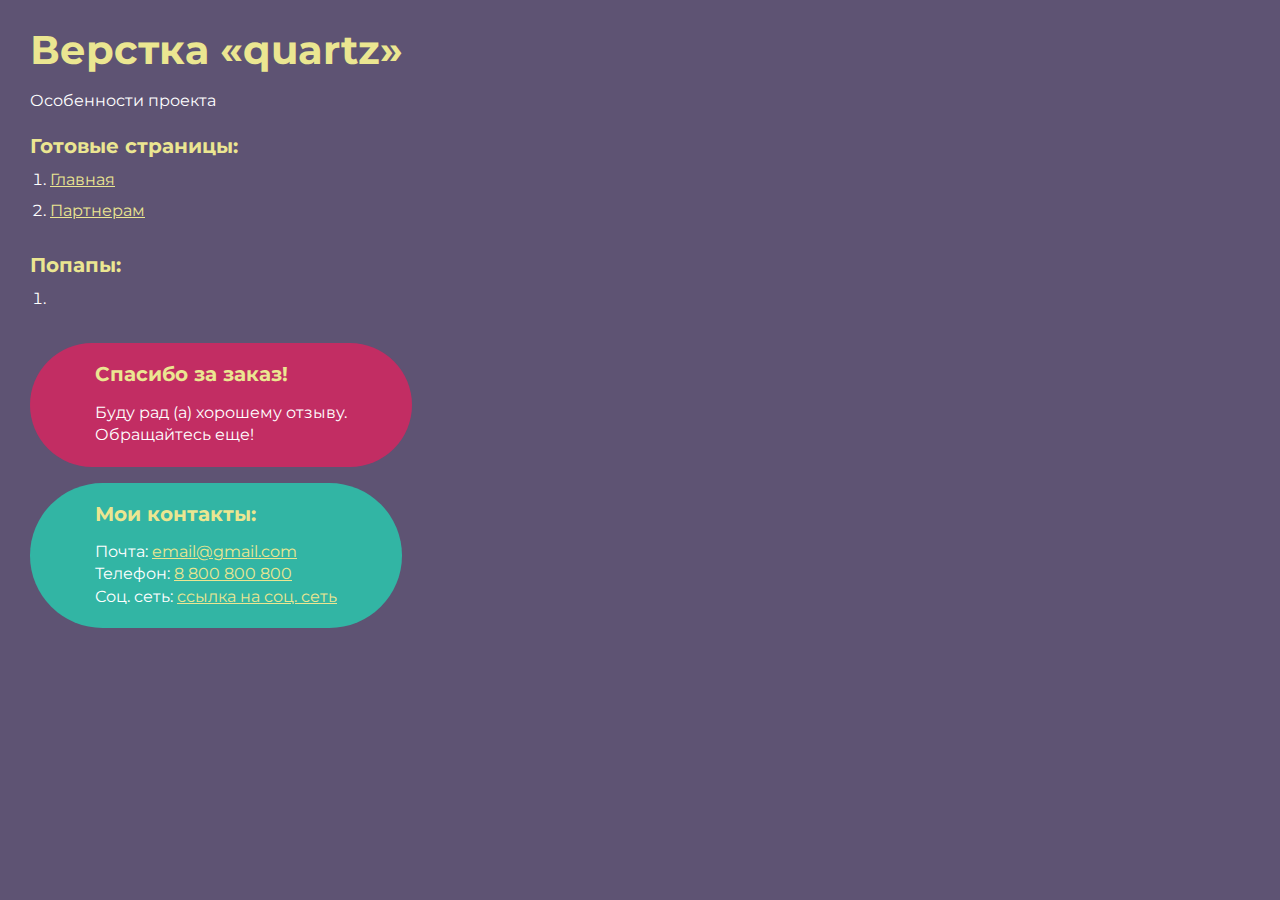
<file: index.html>
<!DOCTYPE html>
<html>

<head>
	<meta charset="UTF-8">
	<meta name="viewport" content="width=device-width, initial-scale=1.0">
	<title>Верстка «quartz»</title>
</head>

<body>
	<div class="rootpage">
		<h1>Верстка «quartz»</h1>
		<div class="rootpage__info">
			Особенности проекта
		</div>
		<h2>Готовые страницы:</h2>
		<ol class="rootpage__list">
			<li><a target="_blank" href="home.html">Главная</a></li>
			<li><a target="_blank" href="partners.html">Партнерам</a></li>
		</ol>
		<h2>Попапы:</h2>
		<ol class="rootpage__list">
			<li><a target="_blank" href="home.html#"></a></li>
		</ol>
		<div class="rootpage__tnx">
			<h2>Спасибо за заказ!</h2>
			<p>Буду рад (а) хорошему отзыву.</p>
			<p>Обращайтесь еще!</p>
		</div>
		<div class="rootpage__contacts">
			<h2>Мои контакты:</h2>
			<p>Почта: <a href="mailto:email@gmail.com">email@gmail.com</a></p>
			<p>Телефон: <a href="tel:8800800800">8 800 800 800</a></p>
			<p>Соц. сеть: <a href="">ссылка на соц. сеть</a></p>
		</div>
	</div>
</body>
<style>
	@charset "UTF-8";
	@import url("https://fonts.googleapis.com/css?family=Montserrat:regular,700&display=swap");

	*,
	*::before,
	*::after {
		padding: 0px;
		margin: 0px;
		border: 0px;
		box-sizing: border-box;
	}

	html,
	body {
		height: 100%;
		margin: 0;
		padding: 0;
		min-width: 320px;
		width: 100%;
		color: #fff;
		background-color: #5e5373;
	}

	body {
		font-family: Montserrat;
		font-size: 100%;
		line-height: 1;
		font-size: 1rem;
	}

	a {
		text-decoration: underline;
		color: #ebe691
	}

	a:visited {
		text-decoration: underline;
		color: #aaa768;
	}

	a:hover {
		text-decoration: none;
	}

	ul li {
		list-style: none;
	}

	img {
		vertical-align: top;
	}

	.wrapper {
		width: 100%;
		min-height: 100%;
		overflow: hidden;
	}

	.rootpage {
		padding: 30px;
		display: flex;
		flex-direction: column;
		align-items: flex-start;
	}

	@media (max-width: 767px) {
		.rootpage {
			padding: 30px 15px;
		}
	}

	h1 {
		color: #ebe691;
		font-size: 2.5rem;
		margin: 0px 0px 1.25rem 0px;
	}

	@media (max-width: 767px) {
		h1 {
			font-size: 1.85rem;
			margin: 0px 0px 1.25rem 0px;
		}
	}

	h2 {
		color: #ebe691;
		font-size: 1.25rem;
		margin: 0px 0px 1rem 0px;
	}

	@media (max-width: 767px) {
		h2 {
			font-size: 1.125rem;
			margin: 0px 0px 1rem 0px;
		}
	}

	.rootpage__info {
		line-height: 140%;
		margin: 0px 0px 1.5rem 0px;
	}

	.rootpage__list {
		margin: 0px 0px 2.25rem 1.25rem;
	}

	.rootpage__list li:not(:last-child) {
		margin: 0px 0px 15px 0px;
	}

	.rootpage__contacts,
	.rootpage__tnx {
		border-radius: 200px;
		padding: 20px 65px;
		line-height: 140%;
	}

	@media (max-width: 767px) {

		.rootpage__contacts,
		.rootpage__tnx {
			border-radius: 40px;
			padding: 20px;
		}
	}

	.rootpage__contacts {
		background: #32b5a4;

	}

	.rootpage__contacts a {
		color: #ebe691;
	}

	.rootpage__tnx {
		background: #c22d63;
		margin: 0px 0px 1rem 0px;
	}
</style>

</html>
</file>
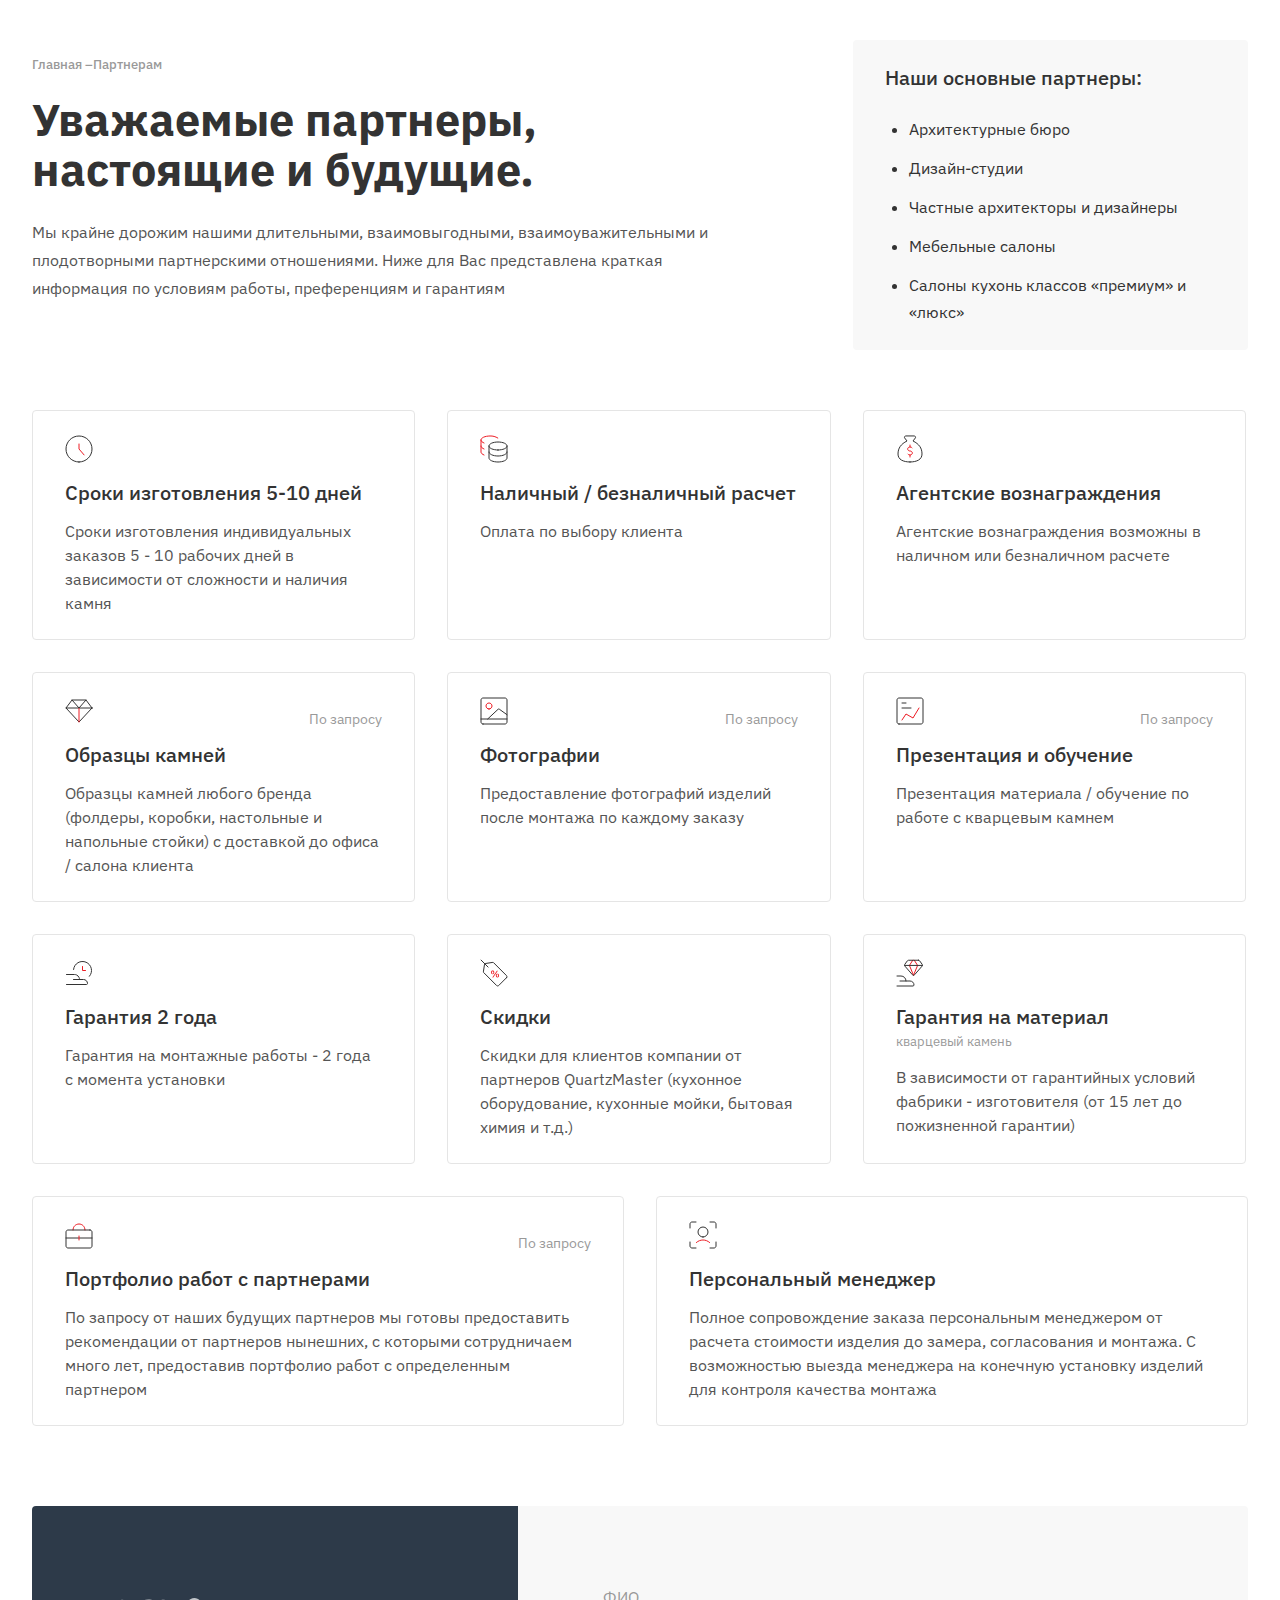
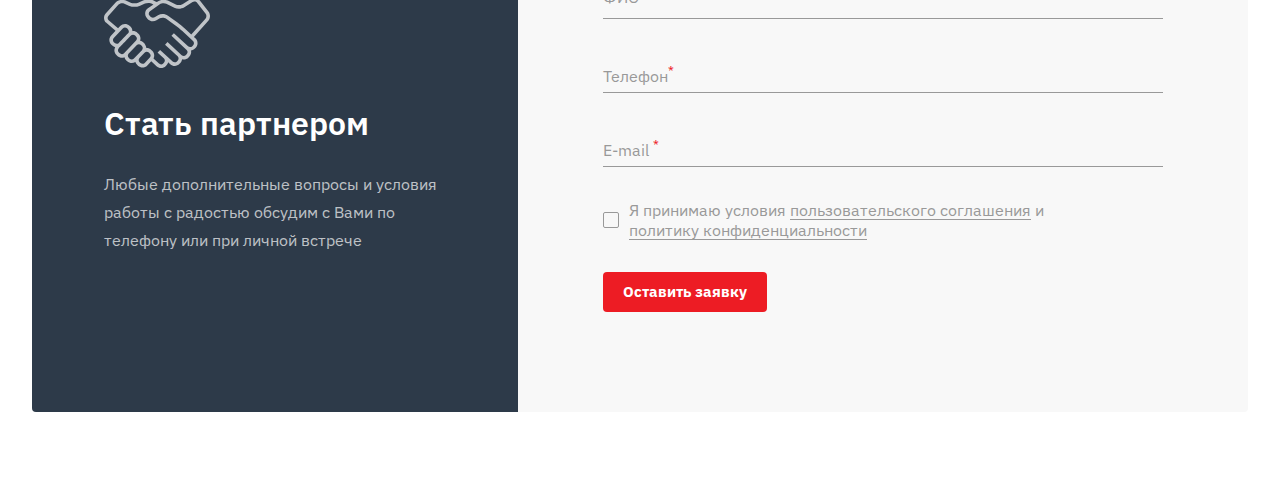
<file: partners.html>
<!DOCTYPE html>
<html lang="ru">

<head>
	<title>Партнерам</title>
	<meta charset="UTF-8">
	<meta name="format-detection" content="telephone=no">
	<!-- <style>body{opacity: 0;}</style> -->
	<link rel="stylesheet" href="css/style.css">
	<link rel="shortcut icon" href="favicon.ico">
	<!-- <meta name="robots" content="noindex, nofollow"> -->
	<meta name="viewport" content="width=device-width, initial-scale=1.0">
</head>

<body>
	<div class="wrapper">
		<header class="header">
			<div class="header__container">
			</div>
		</header>
		<main class="page">
			<!---Первый экран обращение-->
			<section class="appeal">
				<div class="appeal__container">
					<div class="appeal__inner">
						<div class="appeal__left">
							<ul class="bread-crumbs">
								<li class="bread-crumbs__item">
									<a href="" class="bread-crumbs__link">Главная – </a>
								</li>
								<li class="bread-crumbs__item">
									Партнерам
								</li>
							</ul>
							<h1 class="appeal__title">Уважаемые партнеры, настоящие и будущие.</h1>
							<p class="appeal__text">Мы крайне дорожим нашими длительными, взаимовыгодными, взаимоуважительными и плодотворными партнерскими отношениями. Ниже для Вас представлена краткая информация по условиям работы, преференциям и гарантиям</p>
						</div>
						<div class="appeal__rifht">
							<h3 class="appeal__sub-title">Наши основные партнеры:</h3>
							<ul class="appeal__list">
								<li class="appeal__item">Архитектурные бюро
								</li>
								<li class="appeal__item">
									Дизайн-студии
								</li>
								<li class="appeal__item">
									Частные архитекторы и дизайнеры
								</li>
								<li class="appeal__item">
									Мебельные салоны
								</li>
								<li class="appeal__item">
									Салоны кухонь классов «премиум» и «люкс»
								</li>
							</ul>
						</div>
					</div>
				</div>
			</section>
			<!---Конец:Первый экран обращение-->
			<!---Преимущества-->
			<section class="advantages">
				<div class="advantages__container">
					<div class="advantages__inner">
						<div class="advantages__item">
							<div class="advantages__header">
								<div class="advantages__img">
									<img src="img/time.svg" alt="time">
								</div>
								<p class="advantages__label"></p>
							</div>
							<div class="advantages__body">
								<h4 class="advantages__sub-title">Сроки изготовления 5-10 дней</h4>
								<p class="advantages__text">Сроки изготовления индивидуальных заказов 5 - 10 рабочих дней в зависимости от сложности
									и наличия камня</p>
							</div>
						</div>
						<div class="advantages__item">
							<div class="advantages__header">
								<div class="advantages__img">
									<img src="img/cash.svg" alt="time">
								</div>
								<p class="advantages__label"></p>
							</div>
							<div class="advantages__body">
								<h4 class="advantages__sub-title">Наличный / безналичный расчет</h4>
								<p class="advantages__text">Оплата по выбору клиента</p>
							</div>
						</div>
						<div class="advantages__item">
							<div class="advantages__header">
								<div class="advantages__img">
									<img src="img/money.svg" alt="time">
								</div>
								<p class="advantages__label"></p>
							</div>
							<div class="advantages__body">
								<h4 class="advantages__sub-title">Агентские вознаграждения</h4>
								<p class="advantages__text">Агентские вознаграждения возможны
									в наличном или безналичном расчете</p>
							</div>
						</div>
						<div class="advantages__item">
							<div class="advantages__header">
								<div class="advantages__img">
									<img src="img/jewelry.svg" alt="time">
								</div>
								<p class="advantages__label">По запросу</p>
							</div>
							<div class="advantages__body">
								<h4 class="advantages__sub-title">Образцы камней</h4>
								<p class="advantages__text">Образцы камней любого бренда (фолдеры, коробки, настольные и напольные стойки)
									с доставкой до офиса / салона клиента</p>
							</div>
						</div>
						<div class="advantages__item">
							<div class="advantages__header">
								<div class="advantages__img">
									<img src="img/picture.svg" alt="time">
								</div>
								<p class="advantages__label">По запросу</p>
							</div>
							<div class="advantages__body">
								<h4 class="advantages__sub-title">Фотографии</h4>
								<p class="advantages__text">Предоставление фотографий изделий после монтажа по каждому заказу</p>
							</div>
						</div>
						<div class="advantages__item">
							<div class="advantages__header">
								<div class="advantages__img">
									<img src="img/chart.svg" alt="time">
								</div>
								<p class="advantages__label">По запросу</p>
							</div>
							<div class="advantages__body">
								<h4 class="advantages__sub-title">Презентация и обучение</h4>
								<p class="advantages__text">Презентация материала / обучение по работе
									с кварцевым камнем</p>
							</div>
						</div>
						<div class="advantages__item">
							<div class="advantages__header">
								<div class="advantages__img">
									<img src="img/clock-hand.svg" alt="time">
								</div>
								<p class="advantages__label"></p>
							</div>
							<div class="advantages__body">
								<h4 class="advantages__sub-title">Гарантия 2 года</h4>
								<p class="advantages__text">Гарантия на монтажные работы - 2 года
									с момента установки</p>
							</div>
						</div>
						<div class="advantages__item">
							<div class="advantages__header">
								<div class="advantages__img">
									<img src="img/percent.svg" alt="time">
								</div>
								<p class="advantages__label"></p>
							</div>
							<div class="advantages__body">
								<h4 class="advantages__sub-title">Скидки</h4>
								<p class="advantages__text">Скидки для клиентов компании от партнеров QuartzMaster (кухонное оборудование, кухонные мойки, бытовая химия и т.д.)</p>
							</div>
						</div>
						<div class="advantages__item">
							<div class="advantages__header">
								<div class="advantages__img">
									<img src="img/hand-rock.svg" alt="time">
								</div>
								<p class="advantages__label"></p>
							</div>
							<div class="advantages__body">
								<h4 class="advantages__sub-title">Гарантия на материал </h4>
								<p class="advantages__note">кварцевый камень</p>
								<p class="advantages__text">В зависимости от гарантийных условий фабрики - изготовителя (от 15 лет до пожизненной гарантии)</p>
							</div>
						</div>
						<div class="advantages__item">
							<div class="advantages__header">
								<div class="advantages__img">
									<img src="img/box.svg" alt="time">
								</div>
								<p class="advantages__label">По запросу</p>
							</div>
							<div class="advantages__body">
								<h4 class="advantages__sub-title">Портфолио работ с партнерами</h4>
								<p class="advantages__text">По запросу от наших будущих партнеров мы готовы предоставить рекомендации от партнеров нынешних, с которыми сотрудничаем много лет, предоставив портфолио работ с определенным партнером</p>
							</div>
						</div>
						<div class="advantages__item">
							<div class="advantages__header">
								<div class="advantages__img">
									<img src="img/user.svg" alt="time">
								</div>
							</div>
							<div class="advantages__body">
								<h4 class="advantages__sub-title">Персональный менеджер</h4>
								<p class="advantages__text">Полное сопровождение заказа персональным менеджером от расчета стоимости изделия до замера, согласования и монтажа. С возможностью выезда менеджера на конечную установку изделий для контроля качества монтажа</p>
							</div>
						</div>
					</div>
					<div data-spollers class="advantages-spollers">
						<div class="advantages-spollers__item">
							<button type="button" data-spoller class="advantages-spollers__title">
								<div class="advantages__header">
									<div class="advantages__img">
										<img src="img/time.svg" alt="time">
									</div>
									<p class="advantages__label"></p>
								</div>
								<h4 class="advantages__sub-title">Сроки изготовления 5-10 дней</h4>
							</button>
							<div class="advantages-spollers__body">
								<p class="advantages__text">Сроки изготовления индивидуальных заказов 5 - 10 рабочих дней в зависимости от сложности
									и наличия камня</p>
							</div>
						</div>
						<div class="advantages-spollers__item">
							<button type="button" data-spoller class="advantages-spollers__title">
								<div class="advantages__header">
									<div class="advantages__img">
										<img src="img/cash.svg" alt="time">
									</div>
									<p class="advantages__label"></p>
								</div>
								<h4 class="advantages__sub-title">Наличный / безналичный расчет</h4>
							</button>
							<div class="advantages-spollers__body">
								<p class="advantages__text">Оплата по выбору клиента</p>
							</div>
						</div>
						<div class="advantages-spollers__item">
							<button type="button" data-spoller class="advantages-spollers__title">
								<div class="advantages__header">
									<div class="advantages__img">
										<img src="img/money.svg" alt="time">
									</div>
									<p class="advantages__label"></p>
								</div>
								<h4 class="advantages__sub-title">Наличный / безналичный расчет</h4>
							</button>
							<div class="advantages-spollers__body">
								<p class="advantages__text">Агентские вознаграждения возможны
									в наличном или безналичном расчете</p>
							</div>
						</div>
						<div class="advantages-spollers__item">
							<button type="button" data-spoller class="advantages-spollers__title">
								<div class="advantages__header">
									<div class="advantages__img">
										<img src="img/jewelry.svg" alt="time">
									</div>
									<p class="advantages__label">По запросу</p>
								</div>
								<h4 class="advantages__sub-title">Образцы камней</h4>
							</button>
							<div class="advantages-spollers__body">
								<p class="advantages__text">Образцы камней любого бренда (фолдеры, коробки, настольные и напольные стойки)
									с доставкой до офиса / салона клиента</p>
							</div>
						</div>
						<div class="advantages-spollers__item">
							<button type="button" data-spoller class="advantages-spollers__title">
								<div class="advantages__header">
									<div class="advantages__img">
										<img src="img/picture.svg" alt="time">
									</div>
									<p class="advantages__label">По запросу</p>
								</div>
								<h4 class="advantages__sub-title">Фотографии</h4>
							</button>
							<div class="advantages-spollers__body">
								<p class="advantages__text">Предоставление фотографий изделий после монтажа по каждому заказу</p>
							</div>
						</div>
						<div class="advantages-spollers__item">
							<button type="button" data-spoller class="advantages-spollers__title">
								<div class="advantages__header">
									<div class="advantages__img">
										<img src="img/chart.svg" alt="time">
									</div>
									<p class="advantages__label">По запросу</p>
								</div>
								<h4 class="advantages__sub-title">Презентация и обучение</h4>
							</button>
							<div class="advantages-spollers__body">
								<p class="advantages__text">Презентация материала / обучение по работе
									с кварцевым камнем</p>
							</div>
						</div>
						<div class="advantages-spollers__item">
							<button type="button" data-spoller class="advantages-spollers__title">
								<div class="advantages__header">
									<div class="advantages__img">
										<img src="img/clock-hand.svg" alt="time">
									</div>
								</div>
								<h4 class="advantages__sub-title">Гарантия 2 года</h4>
							</button>
							<div class="advantages-spollers__body">
								<p class="advantages__text">Гарантия на монтажные работы - 2 года
									с момента установки</p>
							</div>
						</div>
						<div class="advantages-spollers__item">
							<button type="button" data-spoller class="advantages-spollers__title">
								<div class="advantages__header">
									<div class="advantages__img">
										<img src="img/percent.svg" alt="time">
									</div>
									<p class="advantages__label"></p>
								</div>
								<h4 class="advantages__sub-title">Скидки</h4>
							</button>
							<div class="advantages-spollers__body">
								<p class="advantages__text">Скидки для клиентов компании от партнеров QuartzMaster (кухонное оборудование, кухонные мойки, бытовая химия и т.д.)</p>
							</div>
						</div>
						<div class="advantages-spollers__item">
							<button type="button" data-spoller class="advantages-spollers__title">
								<div class="advantages__header">
									<div class="advantages__img">
										<img src="img/hand-rock.svg" alt="time">
									</div>
									<p class="advantages__label"></p>
								</div>
								<h4 class="advantages__sub-title">Гарантия на материал </h4>
							</button>
							<div class="advantages-spollers__body">
								<p class="advantages__text">В зависимости от гарантийных условий фабрики - изготовителя (от 15 лет до пожизненной гарантии)</p>
							</div>
						</div>
						<div class="advantages-spollers__item">
							<button type="button" data-spoller class="advantages-spollers__title">
								<div class="advantages__header">
									<div class="advantages__img">
										<img src="img/box.svg" alt="time">
									</div>
									<p class="advantages__label">По запросу</p>
								</div>
								<h4 class="advantages__sub-title">Портфолио работ с партнерами</h4>
							</button>
							<div class="advantages-spollers__body">
								<p class="advantages__text">По запросу от наших будущих партнеров мы готовы предоставить рекомендации от партнеров нынешних, с которыми сотрудничаем много лет, предоставив портфолио работ с определенным партнером</p>
							</div>
						</div>
						<div class="advantages-spollers__item">
							<button type="button" data-spoller class="advantages-spollers__title">
								<div class="advantages__header">
									<div class="advantages__img">
										<img src="img/user.svg" alt="time">
									</div>
								</div>
								<h4 class="advantages__sub-title">Персональный менеджер</h4>
							</button>
							<div class="advantages-spollers__body">
								<p class="advantages__text">Полное сопровождение заказа персональным менеджером от расчета стоимости изделия до замера, согласования и монтажа. С возможностью выезда менеджера на конечную установку изделий для контроля качества монтажа</p>
							</div>
						</div>
					</div>
				</div>
			</section>
			<!---Конец:Преимущества-->
			<!---Форма обратной связи страница партнерам-->
			<section class="form-partner">
				<div class="form-partner__container">
					<div class="form-partner__inner">
						<div class="form-partner__left">
							<div class="form-partner__img">
								<img src="img/Partner.svg" alt="lorem">
							</div>
							<h4 class="form-partner__title">Стать партнером</h4>
							<p class="form-partner__text">Любые дополнительные вопросы и условия работы
								с радостью обсудим с Вами по телефону или при личной встрече</p>
						</div>
						<div class="form-partner__right">
							<!---Форма-->
							<form action="" class="form-partner__body">
								<div class="form-partner__form-item">
									<label class="form-partner__label">
										<input type="text" required />
										<div class="label-text">ФИО</div>
									</label>
									<label class="form-partner__label">
										<input type="tel" required />
										<div class="label-text">Телефон<sup>*</sup></div>
									</label>
									<label class="form-partner__label">
										<input type="email" required />
										<div class="label-text">E-mail <sup>*</sup></div>
									</label>
								</div>
								<div class="checkbox">
									<input id="c_1" data-error="Ошибка" class="checkbox__input" type="checkbox" value="1" name="form[]">
									<label for="c_1" class="checkbox__label"><span class="checkbox__text">Я принимаю условия <a href="" class="checkbox__link">пользовательского соглашения</a> и
											<a href="" class="checkbox__link">политику конфиденциальности</a>

										</span></label>
								</div>
								<button class="form-partner__btn btn btn_red">Оставить заявку</button>
							</form>
							<!---Конец:Форма-->
						</div>
					</div>
				</div>
			</section>
			<!---Конец:Форма обратной связи страница партнерам-->
		</main>
		<footer class="footer">
			<div class="footer__container">
			</div>
		</footer>
	</div>
	<!-- 
<div id="popup" aria-hidden="true" class="popup">
	<div class="popup__wrapper">
		<div class="popup__content">
			<button data-close type="button" class="popup__close">Закрыть</button>
			<div class="popup__text">
			</div>
		</div>
	</div>
</div>
 -->

	<script src="js/app.min.js?_v=20230420101640"></script>
</body>

</html>
</file>
<file: css/style.css>
@import url(https://fonts.googleapis.com/css?family=IBM+Plex+Sans:100,100italic,200,200italic,300,300italic,regular,italic,500,500italic,600,600italic,700,700italic);
@charset "UTF-8";
* {
  padding: 0px;
  margin: 0px;
  border: 0px;
}

*,
*:before,
*:after {
  box-sizing: border-box;
}

html,
body {
  height: 100%;
  min-width: 320px;
}

body {
  color: #333333;
  line-height: 1;
  font-family: "IBM Plex Sans";
  font-size: 1rem;
  -ms-text-size-adjust: 100%;
  -moz-text-size-adjust: 100%;
  -webkit-text-size-adjust: 100%;
  -webkit-font-smoothing: antialiased;
  -moz-osx-font-smoothing: grayscale;
}

input,
button,
textarea {
  font-family: "IBM Plex Sans";
  font-size: inherit;
}

button {
  cursor: pointer;
  color: inherit;
  background-color: inherit;
}

a {
  color: inherit;
}

a:link,
a:visited {
  text-decoration: none;
}

a:hover {
  text-decoration: none;
}

ul li {
  list-style: none;
}

img {
  vertical-align: top;
}

h1,
h2,
h3,
h4,
h5,
h6 {
  font-weight: inherit;
  font-size: inherit;
}

body {
  background: #Fff;
}
.lock body {
  overflow: hidden;
  touch-action: none;
}
.wrapper {
  min-height: 100%;
  display: flex;
  flex-direction: column;
  overflow: hidden;
}
.wrapper > main {
  flex: 1 1 auto;
}
.wrapper > * {
  min-width: 0;
}

/*
(i) Стили будут применяться ко 
всем классам содержащим *__container
Например header__container, main__container и т.д.
Снипет (HTML): cnt
*/
[class*=__container] {
  max-width: 86rem;
  box-sizing: content-box;
  margin: 0 auto;
  padding: 0 2rem;
}

.checkbox {
  position: relative;
}
.checkbox:not(:last-child) {
  margin-bottom: 0.3125em;
}
.checkbox__input {
  position: absolute;
  width: 0;
  height: 0;
  opacity: 0;
}
.checkbox__input:checked + .checkbox__label:before {
  background: #ED1C24 url(..//checkbox.png) no-repeat;
  background-size: cover;
  background-position: center;
  border: 1px solid #ED1C24;
}
.checkbox__label {
  cursor: pointer;
  display: inline-flex;
  align-items: center;
  position: relative;
  gap: 10px;
}
.checkbox__label:before {
  content: "";
  flex: 0 0 16px;
  width: 16px;
  height: 16px;
  border: 1px solid #999999;
  border-radius: 2px;
}
.checkbox__text {
  font-weight: 400;
  font-size: 16px;
  line-height: 20px;
  /* or 125% */
  color: #999999;
}
.checkbox__link {
  position: relative;
  display: inline-block;
}
.checkbox__link::after {
  content: "";
  position: absolute;
  left: 0;
  bottom: 0;
  height: 1px;
  width: 100%;
  background: #999999;
}

.spollers {
  display: grid;
  gap: 15px;
}

.spollers__title {
  width: 100%;
  cursor: default;
  text-align: left;
  border-top: 1px solid #E5E5E5;
  border-bottom: 1px solid #E5E5E5;
  position: relative;
  display: flex;
  justify-content: space-between;
  align-items: center;
  transition: all 0.5s ease 0s;
}
._spoller-init .spollers__title {
  cursor: pointer;
}
._spoller-init .spollers__title::after {
  content: "";
  position: absolute;
  right: 10px;
  background: #212B36;
  width: 40px;
  height: 40px;
  border-radius: 50%;
  overflow: hidden;
  filter: drop-shadow(0px 0px 10px rgba(51, 51, 51, 0.2));
  transition: transform 0.5s ease 0s;
}
._spoller-init .spollers__title::before {
  content: "";
  position: absolute;
  background: url(....//shevron-down.svg) no-repeat;
  width: 20px;
  height: 20px;
  right: 20px;
  z-index: 2;
  transition: all 0.5s ease 0s;
}
._spoller-init .spollers__title._spoller-active::after {
  background: #fff;
}
._spoller-init .spollers__title._spoller-active::before {
  content: "";
  position: absolute;
  background: url(..//chevron-double-left.png) no-repeat;
  width: 20px;
  height: 20px;
  right: 20px;
  z-index: 2;
}
.spollers__title._spoller-active {
  border-bottom: 0;
}

.spollers__body {
  padding: 20px 0;
  border-bottom: 1px solid #E5E5E5;
}

@media (min-width: 61.99875em) {
  .advantages-spollers {
    display: none;
  }
}
.advantages-spollers__item {
  border: 1px solid #E5E5E5;
  border-radius: 4px;
  padding: 16px;
}
.advantages-spollers__item:not(:last-of-type) {
  margin-bottom: 12px;
}
.advantages-spollers__title {
  width: 100%;
  cursor: default;
  text-align: left;
  position: relative;
  transition: all 0.5s ease 0s;
}
._spoller-init .advantages-spollers__title {
  cursor: pointer;
}
._spoller-init .advantages-spollers__title::before {
  content: "";
  position: absolute;
  width: 0;
  height: 0;
  border: 0 solid transparent;
  border-left-width: 7px;
  border-right-width: 7px;
  border-top: 10px solid #999999;
  right: 7px;
  z-index: 2;
  transition: all 0.5s ease 0s;
  top: 50%;
  transform: translateY(-50%);
}
._spoller-init .advantages-spollers__title._spoller-active::before {
  border-top: 10px solid #333333;
}
[class*=-ibg] {
  position: relative;
}
[class*=-ibg] img {
  position: absolute;
  width: 100%;
  height: 100%;
  top: 0;
  left: 0;
  object-fit: cover;
}

[class*=-ibg_contain] img {
  object-fit: contain;
}

.btn {
  border-radius: 4px;
  height: 40px;
  display: flex;
  align-items: center;
  justify-content: center;
  font-weight: 700;
  font-size: 15px;
  line-height: 110%;
  padding: 0 20px;
  max-width: fit-content;
}
.btn_black {
  background: #212B36;
  color: #fff;
}
.btn_white {
  background: #fff;
  color: #212B36;
}
.btn_red {
  background: #ED1C24;
  color: #fff;
}

h1 {
  font-weight: 700;
  font-size: 45px;
  line-height: 110%;
  padding-right: 20px;
}
@media (max-width: 61.99875em) {
  h1 {
    max-width: 49%;
  }
}
@media (max-width: 47.99875em) {
  h1 {
    font-weight: 600;
    font-size: 32px;
    line-height: 110%;
    padding-right: 0;
    margin-bottom: 30px;
  }
}

p {
  color: #555555;
  font-size: 16px;
  line-height: 150%;
}

h2 {
  font-weight: 700;
  font-size: 34px;
  line-height: 110%;
  margin-bottom: 40px;
}
@media (max-width: 47.99875em) {
  h2 {
    font-size: 28px;
  }
}

h3 {
  font-weight: 700;
  font-size: 24px;
  line-height: 110%;
  margin-bottom: 20px;
}
@media (max-width: 47.99875em) {
  h3 {
    font-size: 22px;
  }
}

h4 {
  font-weight: 500;
  font-size: 20px;
  line-height: 28px;
}

.more__inner {
  display: flex;
  justify-content: space-between;
  height: 297px;
  color: #fff;
}
.more__content {
  width: 33.33%;
  background: #212B36;
  padding: 32px;
  box-shadow: 0px 0px 10px rgba(51, 51, 51, 0.05);
  border-radius: 4px;
  display: flex;
  flex-direction: column;
  height: 100%;
  margin-right: 32px;
}
@media (max-width: 47.99875em) {
  .more__content {
    padding: 24px;
  }
}
.more__sub-title {
  flex: 0 1 100%;
  font-size: 16px;
  line-height: 150%;
  color: #fff;
  margin-bottom: 40px;
}
.more__btn {
  flex: 0 0 40px;
}
.more__img {
  border-radius: 4px;
  width: 66.66%;
  overflow: hidden;
}
.more__img img {
  display: block;
  width: 100%;
  height: 100%;
  object-fit: cover;
  object-position: center;
}

.job-prev, .examples-prev {
  position: relative;
  width: 40px;
  height: 40px;
  flex: 0 0 40px;
  left: 0px;
  top: 0;
  margin-top: 0;
}
.job-prev::after, .examples-prev::after {
  content: "";
  position: absolute;
  right: 0px;
  background: #212B36;
  width: 40px;
  height: 40px;
  border-radius: 50%;
  overflow: hidden;
  filter: drop-shadow(0px 0px 10px rgba(51, 51, 51, 0.2));
  transition: transform 0.5s ease 0s;
}
.job-prev::before, .examples-prev::before {
  content: "";
  position: absolute;
  background: url(....//prev.svg) no-repeat;
  width: 20px;
  height: 20px;
  right: 10px;
  z-index: 2;
  transition: all 0.5s ease 0s;
}
@media (max-width: 61.99875em) {
  .job-prev, .examples-prev {
    right: 3px !important;
  }
}

.job-next, .examples-next {
  position: relative;
  flex: 0 0 40px;
  width: 40px;
  right: 0px;
  top: 0;
  margin-top: 0;
}
.job-next::after, .examples-next::after {
  content: "";
  position: absolute;
  right: 0px;
  background: #212B36;
  width: 40px;
  height: 40px;
  border-radius: 50%;
  overflow: hidden;
  filter: drop-shadow(0px 0px 10px rgba(51, 51, 51, 0.2));
  transition: transform 0.5s ease 0s;
}
.job-next::before, .examples-next::before {
  content: "";
  position: absolute;
  background: url(....//chevron-double-right.svg) no-repeat;
  width: 20px;
  height: 20px;
  right: 10px;
  z-index: 2;
  transition: all 0.5s ease 0s;
}
@media (max-width: 61.99875em) {
  .job-next, .examples-next {
    right: 3px !important;
  }
}

.swiper-button-disabled.job-next::after {
  background: #fff;
}
.swiper-button-disabled.job-next::before {
  content: "";
  position: absolute;
  background: url(....//back.svg) no-repeat;
  width: 20px;
  height: 20px;
  right: 10px;
  z-index: 2;
  opacity: 1;
}

.swiper-button-disabled.job-prev::after {
  background: #fff;
}
.swiper-button-disabled.job-prev::before {
  content: "";
  position: absolute;
  background: url(....//prev-w.svg) no-repeat;
  width: 20px;
  height: 20px;
  right: 10px;
  z-index: 2;
  opacity: 1;
}

.form-partner__body .form-partner__label {
  display: block;
  height: 54px;
}
.form-partner__body .form-partner__label:not(:last-of-type) {
  margin-bottom: 20px;
}
.form-partner__body .label-text {
  transform: translateY(-33px);
  transition: all 0.5s ease 0s;
  font-weight: 400;
  font-size: 16px;
  line-height: 22px;
  color: #999999;
}
.form-partner__body .label-text sup {
  color: #ED1C24;
}
.form-partner__body input {
  padding-top: 20px;
  padding-bottom: 12px;
  border-bottom: 1px solid #999999;
  outline: none;
  width: 100%;
  background-color: transparent;
  transition: all 0.5s ease 0s;
}
.form-partner__body input:focus ~ .label-text,
.form-partner__body input:not(:focus):valid ~ .label-text {
  font-size: 12px;
  line-height: 1.4;
  transform: translateY(-55px);
}

.bread-crumbs {
  padding-top: 15px;
  display: flex;
  font-weight: 500;
  font-size: 13px;
  line-height: 20px;
  /* identical to box height, or 154% */
  padding-bottom: 20px;
  color: #999999;
}
.scheme__content::-webkit-scrollbar, .comparison__right::-webkit-scrollbar {
  width: 10px;
}

.scheme__content::-webkit-scrollbar-track,
.comparison__right::-webkit-scrollbar-track {
  background-color: #e4e4e4;
  border-radius: 100px;
}

@media (max-width: 61.99875em) {
  .scheme__content::-webkit-scrollbar, .comparison__right::-webkit-scrollbar {
    width: 3px;
  }
}
.scheme__content::-webkit-scrollbar-thumb,
.comparison__right::-webkit-scrollbar-thumb {
  border-radius: 100px;
  border-left: 0;
  border-right: 0;
  background-color: #999999;
}

/*
.icon-menu {
	display: none;
	@media (max-width: $mobile) {
		display: block;
		position: relative;
		width: 30px;
		height: 18px;
		cursor: pointer;
		z-index: 5;
		span,
		&::before,
		&::after {
			content: "";
			transition: all 0.3s ease 0s;
			left: 0px;
			position: absolute;
			width: 100%;
			height: 2px;
			background-color: #000;
		}
		&::before {
			top: 0px;
		}
		&::after {
			bottom: 0px;
		}
		span {
			top: calc(50% - 1px);
		}
		.menu-open & {
			span {
				transform: scale(0);
			}
			&::before {
				transform: rotate(-45deg);
				top: calc(50% - 1px);
			}
			&::after {
				transform: rotate(45deg);
				bottom: calc(50% - 1px);
			}
		}
	}
}
*/
.title-block {
  background: #fff;
}
@media (max-width: 61.99875em) {
  .title-block__container {
    padding: 0 16px;
  }
}
.title-block__inner {
  display: flex;
  justify-content: space-between;
}
@media (max-width: 61.99875em) {
  .title-block__inner {
    flex-direction: column;
  }
}
.title-block__item {
  flex: 0 1 32%;
}
.title-block__item:not(:first-child) {
  border-left: 1px solid #E5E5E5;
  padding: 20px;
}
.title-block__title {
  padding-top: 20px;
}
.title-block__text {
  color: #555555;
  font-size: 16px;
  line-height: 150%;
}
.title-block__btn {
  margin-top: 30px;
}

.basic-properties {
  padding-bottom: 120px;
  background: #fff;
}
@media (max-width: 61.99875em) {
  .basic-properties {
    padding-bottom: 60px;
  }
}
@media (max-width: 61.99875em) {
  .basic-properties__container {
    padding: 0 16px;
  }
}
.basic-properties__inner {
  display: grid;
  grid-template-columns: repeat(3, 1fr);
  grid-template-rows: 1fr 297px;
  grid-column-gap: 32px;
  grid-row-gap: 32px;
}
@media (max-width: 61.99875em) {
  .basic-properties__inner {
    grid-column-gap: 24px;
    grid-row-gap: 24px;
    display: flex;
    flex-direction: column;
  }
}
.basic-properties__item {
  border: 1px solid #E5E5E5;
  border-radius: 4px;
  padding: 32px;
}
@media (max-width: 61.99875em) {
  .basic-properties__item {
    padding: 24px;
  }
}
.basic-properties__item:nth-child(1) {
  grid-area: 1/1/2/2;
}
.basic-properties__item:nth-child(2) {
  grid-area: 1/2/2/3;
}
.basic-properties__item:nth-child(3) {
  grid-area: 1/3/2/4;
}
.basic-properties__item:nth-child(4) {
  grid-area: 2/1/3/2;
  background: #212B36;
  box-shadow: 0px 0px 10px rgba(51, 51, 51, 0.05);
  border-radius: 4px;
  display: flex;
  flex-direction: column;
  height: 100%;
  border: 0px;
  color: #fff;
}
.basic-properties__item:nth-child(5) {
  grid-area: 2/2/3/4;
  border: 0px;
  padding: 0;
  border-radius: 4px;
  overflow: hidden;
}
.basic-properties__item:nth-child(5) img {
  display: block;
  width: 100%;
  height: 100%;
  object-fit: cover;
}
@media (max-width: 61.99875em) {
  .basic-properties__item:nth-child(5) {
    display: none;
  }
}
.basic-properties__img {
  margin-bottom: 32px;
  height: 28px;
  width: 28px;
}
.basic-properties__img img {
  display: block;
  width: 100%;
  height: 100%;
  object-fit: contain;
}
@media (max-width: 61.99875em) {
  .basic-properties__img {
    margin-bottom: 24px;
  }
}
.basic-properties__sub-title {
  margin-bottom: 12px;
}
.basic-properties__text {
  font-weight: 400;
  font-size: 14px;
  line-height: 150%;
}
.basic-properties__footer {
  position: relative;
  width: 100%;
}
.basic-properties__footer::after {
  content: "";
  position: absolute;
  width: 203px;
  height: 40px;
  background: url(....//Lines.svg) no-repeat;
  background-size: cover;
  top: 0;
  right: -32px;
}
@media (min-width: 90em) {
  .basic-properties__footer::after {
    width: 12.6875rem;
  }
}
@media (min-width: 61.9875em) and (max-width: 90em) {
  .basic-properties__footer::after {
    width: clamp( 7.5rem , -3.9791666667rem  +  18.5185185185vw , 12.6875rem );
  }
}
@media (max-width: 61.99875em) {
  .basic-properties__footer::after {
    right: -24px;
  }
}
@media (max-width: 29.99875em) {
  .basic-properties__footer::after {
    width: 172px;
  }
}
@media (max-width: 29.99875em) and (min-width: 20em) and (max-width: 29.9875em) {
  .basic-properties__footer::after {
    width: clamp( 8.125rem , 2.8684292866rem  +  26.282853567vw , 10.75rem );
  }
}
@media (max-width: 29.99875em) and (max-width: 20em) {
  .basic-properties__footer::after {
    width: 8.125rem;
  }
}

.steps {
  margin-top: 40px;
}
.steps__container {
  padding: 50px 0;
  background: #212B36;
}
@media (max-width: 61.99875em) {
  .steps__container {
    padding: 50px 16px;
  }
}
.steps__inner {
  display: flex;
  flex-direction: column;
  align-items: center;
  justify-content: center;
  text-align: center;
  color: #fff;
  padding: 0 24px;
}
.steps__title {
  margin-bottom: 10px;
}
@media (max-width: 61.99875em) {
  .steps__title {
    margin-bottom: 20px;
  }
}
.steps__text {
  color: #fff;
  margin-bottom: 40px;
}
.steps__footer {
  position: relative;
  width: 100%;
  display: flex;
  justify-content: center;
}
.steps__footer::after {
  content: "";
  position: absolute;
  width: 320px;
  height: 40px;
  background: url(....//Lines.svg) no-repeat;
  background-size: cover;
  top: 0;
  right: 0;
}
@media (min-width: 90em) {
  .steps__footer::after {
    width: 20rem;
  }
}
@media (min-width: 47.9875em) and (max-width: 90em) {
  .steps__footer::after {
    width: clamp( 11.125rem , 0.9878012496rem  +  21.1246652782vw , 20rem );
  }
}
@media (max-width: 47.99875em) {
  .steps__footer::after {
    display: none;
  }
}
.steps__footer::before {
  content: "";
  position: absolute;
  width: 320px;
  height: 40px;
  background: url(....//Lines.svg) no-repeat;
  background-size: cover;
  top: 0;
  left: 0;
  transform: rotate(180deg);
}
@media (min-width: 90em) {
  .steps__footer::before {
    width: 20rem;
  }
}
@media (min-width: 47.9875em) and (max-width: 90em) {
  .steps__footer::before {
    width: clamp( 11.125rem , 0.9878012496rem  +  21.1246652782vw , 20rem );
  }
}
@media (max-width: 47.99875em) {
  .steps__footer::before {
    display: none;
  }
}
.questions__container {
  padding: 100px 0;
  background: #212B36;
}
@media (max-width: 61.99875em) {
  .questions__container {
    padding: 40px 16px;
  }
}
.questions__inner {
  display: flex;
}
@media (max-width: 47.99875em) {
  .questions__inner {
    flex-direction: column-reverse;
  }
}
.questions__img {
  width: 40%;
  border-radius: 4px;
  overflow: hidden;
  height: 450px;
  margin-left: 100px;
}
@media (min-width: 90em) {
  .questions__img {
    margin-left: 6.25rem;
  }
}
@media (min-width: 47.9875em) and (max-width: 90em) {
  .questions__img {
    margin-left: clamp( 2rem , -2.8544332044rem  +  10.1160368938vw , 6.25rem );
  }
}
@media (max-width: 47.99875em) {
  .questions__img {
    width: 100%;
    height: 200px;
    height: 200px;
    margin-left: 0;
  }
}
.questions__img img {
  display: block;
  width: 100%;
  height: 100%;
  object-fit: cover;
  object-position: center;
}
.questions__content {
  width: 60%;
  display: flex;
  flex-direction: column;
  justify-content: center;
  padding-left: 150px;
}
@media (min-width: 90em) {
  .questions__content {
    padding-left: 9.375rem;
  }
}
@media (min-width: 47.9875em) and (max-width: 90em) {
  .questions__content {
    padding-left: clamp( 3.125rem , -4.0138723594rem  +  14.8765248438vw , 9.375rem );
  }
}
@media (max-width: 47.99875em) {
  .questions__content {
    padding-left: 0;
    width: 100%;
    margin-bottom: 50px;
  }
}
.questions__title {
  color: #fff;
  margin-bottom: 30px;
}
.questions__text {
  color: #fff;
  margin-bottom: 50px;
}
.questions__footer {
  position: relative;
}
.questions__footer::after {
  content: "";
  position: absolute;
  width: 320px;
  height: 40px;
  background: url(....//Lines.svg) no-repeat;
  background-size: cover;
  top: 0;
  right: 120px;
}
@media (min-width: 90em) {
  .questions__footer::after {
    width: 20rem;
  }
}
@media (min-width: 47.9875em) and (max-width: 90em) {
  .questions__footer::after {
    width: clamp( 11.125rem , 0.9878012496rem  +  21.1246652782vw , 20rem );
  }
}
@media (min-width: 90em) {
  .questions__footer::after {
    right: 7.5rem;
  }
}
@media (min-width: 47.9875em) and (max-width: 90em) {
  .questions__footer::after {
    right: clamp( 0.00000625rem , -8.5666334424rem  +  17.851814936vw , 7.5rem );
  }
}
@media (max-width: 47.99875em) {
  .questions__footer::after {
    width: 178px;
    height: 38px;
    right: 0;
  }
}
.examples {
  padding: 100px 0;
  background: #fff;
}
@media (max-width: 61.99875em) {
  .examples__container {
    padding: 0 16px;
  }
}
.examples__title {
  margin-bottom: 40px;
}
@media (max-width: 47.99875em) {
  .examples__title {
    font-size: 24px;
    margin-bottom: 30px;
  }
}
.examples__inner {
  display: flex;
  flex-wrap: wrap;
  margin-bottom: 32px;
  gap: 32px;
  justify-content: space-between;
}
@media (max-width: 61.99875em) {
  .examples__inner {
    justify-content: start;
  }
}
@media (max-width: 47.99875em) {
  .examples__inner {
    justify-content: space-between;
    gap: 11px;
  }
}
.examples__item {
  padding: 40px;
  width: calc(25% - 24px);
  background: #F8F8F8;
  border-radius: 4px;
  overflow: hidden;
}
@media (max-width: 61.99875em) {
  .examples__item {
    width: calc(33.33% - 22px);
  }
}
@media (max-width: 47.99875em) {
  .examples__item {
    width: calc(50% - 6px);
    padding: 20px;
  }
}
.examples__sub-title {
  font-size: 20px;
  line-height: 28px;
  margin-bottom: 40px;
  white-space: nowrap;
}
@media (max-width: 47.99875em) {
  .examples__sub-title {
    margin-bottom: 20px;
    font-size: 16px;
    line-height: 150%;
  }
}
@media (max-width: 350px) {
  .examples__sub-title {
    font-size: 14px;
    line-height: 150%;
  }
}
.examples__img {
  width: 135px;
  height: 67px;
}
@media (max-width: 29.99875em) {
  .examples__img {
    width: 126px;
  }
}
.examples__img img {
  width: 100%;
  height: 100%;
  display: block;
  object-fit: contain;
}
.examples__slider {
  max-width: 86rem;
  padding: 0 32px !important;
}
@media (max-width: 47.99875em) {
  .examples__slider {
    padding: 0 16px !important;
  }
}
.examples__slide {
  height: 250px !important;
  border-radius: 4px;
  overflow: hidden;
}
.examples__slide img {
  width: 100%;
  height: 100%;
  display: block;
  object-fit: cover;
}
.options {
  background: #fff;
  padding-bottom: 60px;
}
@media (max-width: 61.99875em) {
  .options__container {
    padding: 0 16px;
  }
}
.options__item {
  padding: 41px 0;
  display: flex;
  position: relative;
}
.options__item:not(:last-of-type) {
  margin-bottom: 15px;
}
.options__item::after {
  content: "";
  position: absolute;
  left: 0;
  bottom: 0;
  width: 60%;
  height: 1px;
  background: #E5E5E5;
}
@media (max-width: 61.99875em) {
  .options__item {
    flex-direction: column;
    padding: 25px 0;
    margin-bottom: 0;
  }
  .options__item::after {
    display: none;
  }
}
.options__content {
  width: 45%;
  padding-right: 150px;
  min-height: 100%;
  display: flex;
  flex-direction: column;
}
@media (min-width: 90em) {
  .options__content {
    padding-right: 9.375rem;
  }
}
@media (min-width: 61.9875em) and (max-width: 90em) {
  .options__content {
    padding-right: clamp( 1.25rem , -16.7294176707rem  +  29.004908523vw , 9.375rem );
  }
}
@media (max-width: 61.99875em) {
  .options__content {
    margin-bottom: 20px;
  }
}
@media (max-width: 61.99875em) and (max-width: 61.99875em) {
  .options__content {
    width: 100%;
    padding-right: 0;
  }
}
.options__sub-title {
  margin-bottom: 25px;
  white-space: nowrap;
}
@media (max-width: 61.99875em) {
  .options__sub-title {
    margin-bottom: 0;
    padding: 26px 0;
  }
}
@media (max-width: 61.99875em) {
  .options h3 {
    margin-bottom: 0;
  }
}
.options__sub-img {
  width: 135px;
  margin-bottom: 65px;
}
.options__sub-img img {
  display: block;
  width: 100%;
  height: 100%;
  object-fit: contain;
}
@media (max-width: 61.99875em) {
  .options__sub-img {
    margin-bottom: 34px;
  }
}
.options__text {
  font-size: 14px;
  line-height: 150%;
  margin-bottom: 34px;
  flex: 0 1 100%;
  padding-left: 5px;
}
@media (max-width: 61.99875em) {
  .options__text {
    font-size: 14px;
    line-height: 150%;
  }
}
.options__size-title {
  margin-bottom: 24px;
}
.options__size-block {
  display: flex;
  gap: 10px;
}
@media (max-width: 61.99875em) {
  .options__size-block {
    flex-wrap: wrap;
  }
}
.options__size {
  background: #F8F8F8;
  border-radius: 4px;
  overflow: hidden;
  padding: 10px 20px;
  white-space: nowrap;
  width: 86px;
}
.options__img {
  border-radius: 4px;
  overflow: hidden;
  width: 60%;
  min-height: 300px;
}
.options__img img {
  display: block;
  width: 100%;
  height: 100%;
  object-fit: cover;
  object-position: center;
}
@media (max-width: 61.99875em) {
  .options__img {
    width: 100%;
    height: 200px;
    min-height: 200px;
  }
}
.options .spollers {
  display: none;
}
@media (max-width: 61.99875em) {
  .options .spollers {
    display: block;
  }
}
.options__desctope {
  display: block;
}
@media (max-width: 61.99875em) {
  .options__desctope {
    display: none;
  }
}

.comparison {
  padding-bottom: 120px;
  background: #Fff;
}
@media (max-width: 61.99875em) {
  .comparison {
    padding-bottom: 60px;
  }
}
@media (max-width: 61.99875em) {
  .comparison__container {
    padding: 0 16px;
  }
}
.comparison__title {
  margin-bottom: 20px;
}
.comparison__note {
  max-width: 416px;
  margin-bottom: 20px;
}
.comparison__inner {
  display: flex;
}
.comparison__left {
  width: 457px;
}
@media (max-width: 47.99875em) {
  .comparison__left {
    font-size: 14px;
    width: 140px;
  }
}
.comparison__item {
  padding: 20px;
  height: 90px;
  display: flex;
  align-items: center;
}
.comparison__item:nth-child(even) {
  background: #F8F8F8;
}
.comparison__item:nth-child(1) {
  padding-top: 0;
  height: 62px;
}
@media (max-width: 61.99875em) {
  .comparison__item {
    padding: 10px;
    min-height: 90px;
    height: auto;
  }
  .comparison__item:nth-child(2) {
    min-height: 140px;
  }
  .comparison__item:nth-child(5) {
    min-height: 95px;
  }
  .comparison__item:nth-child(1) {
    min-height: 56px;
  }
  .comparison__item:nth-child(6) {
    min-height: 215px;
  }
}
@media (max-width: 47.99875em) {
  .comparison__text {
    font-size: 14px;
  }
}
.comparison__right {
  width: calc(100% - 437px);
  overflow-x: auto;
}
@media (max-width: 61.99875em) {
  .comparison__right {
    width: calc(100% - 140px);
  }
}
.comparison__item_flex {
  display: flex;
}
.comparison__text-right {
  font-weight: 700;
  font-size: 20px;
  line-height: 110%;
  /* identical to box height, or 22px */
  text-align: center;
  letter-spacing: -0.02em;
  flex: 0 0 180px;
}
@media (max-width: 61.99875em) {
  .comparison__text-right {
    flex: 0 0 100px;
    font-size: 16px;
  }
}
.comparison__text-ring {
  flex: 0 0 180px;
  text-align: center;
  position: relative;
  display: flex;
  align-items: center;
  justify-content: center;
}
@media (max-width: 61.99875em) {
  .comparison__text-ring {
    flex: 0 0 100px;
  }
}
.comparison__text-ring::after {
  content: "";
  border: 1px solid #333333;
  width: 30px;
  height: 30px;
  border-radius: 50%;
}
.comparison__text-ring_ok {
  position: relative;
}
.comparison__text-ring_ok::before {
  content: "";
  background: url(....//Vector.svg) no-repeat;
  width: 13px;
  height: 10px;
  background-size: contain;
  background-position: center;
  position: absolute;
  top: 50%;
  left: 50%;
  transform: translate(-50%, -50%);
}
.comparison__text-minus::after {
  content: "";
  display: none;
}

.form {
  background: #fff;
  margin-bottom: 120px;
}
@media (max-width: 61.99875em) {
  .form {
    margin-bottom: 60px;
  }
}
.form__container {
  background: #212B36;
  padding: 60px 32px;
}
@media (max-width: 61.99875em) {
  .form__container {
    padding: 24px 16px;
  }
}
.form__inner {
  display: flex;
  align-items: center;
  gap: 32px;
  justify-content: space-between;
  padding: 0 60px;
}
@media (max-width: 47.99875em) {
  .form__inner {
    flex-direction: column;
    align-items: start;
    padding: 0;
  }
}
.form__title {
  color: #fff;
}
.form__note {
  color: #fff;
}
.form__item {
  width: 352px;
  height: 40px;
  position: relative;
}
@media (max-width: 47.99875em) {
  .form__item {
    display: none;
  }
}
.form__item::after {
  content: "";
  position: absolute;
  width: 320px;
  height: 40px;
  background: url(....//Lines.svg) no-repeat;
  background-size: cover;
  top: 0;
  left: 0;
  transform: rotate(180deg);
}
@media (min-width: 90em) {
  .form__item::after {
    width: 20rem;
  }
}
@media (min-width: 47.9875em) and (max-width: 90em) {
  .form__item::after {
    width: clamp( 11.125rem , 0.9878012496rem  +  21.1246652782vw , 20rem );
  }
}
.form__footer {
  position: relative;
}
@media (max-width: 47.99875em) {
  .form__footer {
    width: 100%;
  }
  .form__footer::after {
    content: "";
    position: absolute;
    width: 126px;
    height: 40px;
    background: url(....//Lines.svg) no-repeat;
    background-size: cover;
    top: 0;
    right: -24px;
  }
}
.form__btn {
  white-space: nowrap;
}

.job {
  position: relative;
  padding: 100px 0;
  background: #fff;
}
@media (max-width: 47.99875em) {
  .job {
    padding: 40px 0;
  }
}
.job__slider {
  max-width: 86rem;
  padding: 0 32px !important;
}
@media (max-width: 47.99875em) {
  .job__slider {
    padding: 0 16px !important;
  }
}
.job__header {
  display: flex;
  justify-content: space-between;
  padding-top: 20px;
  padding-right: 20px;
}
@media (max-width: 61.99875em) {
  .job__header {
    padding: 0;
  }
}
.job__controls {
  display: flex;
  gap: 40px;
  align-items: center;
  justify-content: space-between;
  height: 40px;
}
@media (max-width: 47.99875em) {
  .job__controls {
    position: absolute;
    width: 100%;
    height: 40px;
    top: 60%;
    left: 0;
  }
}
.job .job-pagination {
  position: static;
  font-size: 14px;
  line-height: 150%;
  white-space: nowrap;
  color: #999999;
}
@media (max-width: 47.99875em) {
  .job .job-pagination {
    display: none;
  }
}
.job__slide {
  height: 350px !important;
  border-radius: 4px;
  overflow: hidden;
}
.job__slide img {
  display: block;
  width: 100%;
  height: 100%;
  object-fit: cover;
}
@media (max-width: 47.99875em) {
  .job__slide {
    height: 250px !important;
  }
}
.job .job-prev {
  position: relative;
  top: 0;
  margin: 0;
  left: 0;
}
.job .job-next {
  position: relative;
  top: 0;
  margin: 0;
  right: 0;
}

.stages {
  padding: 100px 0;
  background: #F8F8F8;
}
@media (max-width: 47.99875em) {
  .stages {
    padding: 50px 0;
  }
}
@media (max-width: 61.99875em) {
  .stages__container {
    padding: 0 16px;
  }
}
.stages__title {
  text-align: center;
  max-width: 49%;
  margin-right: auto;
  margin-left: auto;
}
@media (max-width: 47.99875em) {
  .stages__title {
    max-width: 100%;
  }
}
.stages__img img {
  display: block;
  width: 100%;
  height: 100%;
  object-fit: contain;
}
@media (max-width: 47.99875em) {
  .stages__img {
    height: 300px;
  }
  .stages__img img {
    display: block;
    width: 100%;
    height: 100%;
    object-fit: cover;
    object-position: top left;
  }
}
.stages__inner {
  display: flex;
  gap: 32px;
  justify-content: space-between;
  margin-top: -40px;
}
@media (max-width: 61.99875em) {
  .stages__inner {
    gap: 20px;
  }
}
@media (max-width: 47.99875em) {
  .stages__inner {
    flex-direction: column;
    margin-top: 20px;
  }
}
.stages__item {
  padding: 40px;
  width: 25%;
  background: #fff;
  display: flex;
  flex-direction: column;
  height: 300px;
  justify-content: space-between;
}
@media (max-width: 61.99875em) {
  .stages__item {
    padding: 20px;
  }
}
@media (max-width: 47.99875em) {
  .stages__item {
    padding: 40px;
    width: 100%;
    height: 238px;
  }
}
.stages__sub-title {
  font-weight: 400;
  font-size: 18px;
  line-height: 150%;
  /* or 27px */
  /* Черный */
  color: #333333;
}
.stages__sub-title span {
  color: #999999;
}
.stages__controls {
  display: flex;
  align-items: end;
  justify-content: space-between;
}
.stages__number {
  font-weight: 400;
  font-size: 16px;
  line-height: 150%;
  /* identical to box height, or 24px */
  /* Для текста */
  color: #555555;
}
.stages__number span {
  font-weight: 300;
  font-size: 40px;
  line-height: 110%;
  color: #ED1C24;
  display: inline-block;
  margin-right: 10px;
}

.scheme {
  padding: 100px 0 160px;
}
@media (max-width: 61.99875em) {
  .scheme {
    padding: 50px 0 60px;
  }
}
.scheme__container {
  position: relative;
}
@media (max-width: 61.99875em) {
  .scheme__container {
    padding: 0 16px;
  }
}
.scheme__title {
  width: 66%;
  margin-left: auto;
}
@media (max-width: 1024px) {
  .scheme__title {
    width: 100%;
  }
}
.scheme__inner {
  display: flex;
  justify-content: space-between;
  position: relative;
}
@media (max-width: 1024px) {
  .scheme__inner {
    flex-direction: column-reverse;
    max-height: none;
  }
}
.scheme__content {
  width: 34%;
  padding-right: 20px;
  max-height: 600px;
  overflow-y: auto;
}
@media (max-width: 1024px) {
  .scheme__content {
    width: 100%;
    margin-top: 20px;
    padding-right: 0;
    max-height: none;
    overflow: visible;
  }
}
.scheme__img {
  width: 66%;
  position: relative;
  height: 600px;
  overflow: hidden;
}
.scheme__img img {
  width: 100%;
  height: 100%;
  object-fit: cover;
  object-position: right top;
}
@media (max-width: 1024px) {
  .scheme__img {
    width: 100%;
    height: 600px;
  }
}
@media (max-width: 676px) {
  .scheme__img {
    height: 500px;
    max-height: 500px;
    overflow: hidden;
  }
  .scheme__img img {
    width: 100%;
    height: 100%;
    object-fit: cover;
    object-position: center top;
  }
}
.scheme .show-product {
  position: absolute;
  bottom: -40px;
  left: 32%;
  width: 180px;
  height: 180px;
  overflow: hidden;
  border-radius: 50%;
  background: #212B36;
  box-shadow: 0px 0px 10px rgba(51, 51, 51, 0.2);
  display: flex;
  align-items: center;
  justify-content: center;
  font-weight: 500;
  font-size: 18px;
  line-height: 110%;
  text-align: center;
  flex-direction: column;
  color: #FFFFFF;
  white-space: wrap;
  gap: 20px;
  padding: 20px;
  padding-top: 58px;
}
.scheme .show-product::after {
  content: "";
  background: url(..//link-arrow.svg) no-repeat;
  background-size: contain;
  background-position: center;
  width: 15px;
  height: 24px;
}
@media (max-width: 1024px) {
  .scheme .show-product {
    width: 120px;
    height: 120px;
    font-weight: 500;
    font-size: 13px;
    line-height: 110%;
    padding: 30px;
    padding-top: 40px;
    gap: 10px;
    top: 520px;
    right: 40px;
    left: auto;
    bottom: auto;
  }
  .scheme .show-product::after {
    content: "";
    background: url(..//link-arrow.svg) no-repeat;
    background-size: contain;
    background-position: center;
    width: 12px;
    height: 20px;
  }
}
@media (max-width: 676px) {
  .scheme .show-product {
    top: 400px;
  }
}
.scheme__btn {
  position: absolute;
  width: 40px;
  height: 40px;
  border-radius: 50%;
  overflow: hidden;
  background: #212B36;
  z-index: 2;
  transition: all 0.5s ease 0s;
}
.scheme__btn::after {
  content: "";
  background: #fff;
  width: 18px;
  height: 1px;
  position: absolute;
  top: 50%;
  left: 50%;
  transform: translate(-50%, -50%);
  transition: all 0.5s ease 0s;
}
.scheme__btn::before {
  content: "";
  background: #fff;
  width: 1px;
  height: 18px;
  position: absolute;
  top: 50%;
  left: 50%;
  transform: translate(-50%, -50%);
  transition: all 0.5s ease 0s;
}
.scheme__btn._active {
  background: #fff;
}
.scheme__btn._active::after {
  content: "";
  background: #999999;
  width: 18px;
  height: 1px;
  position: absolute;
  top: 50%;
  left: 50%;
  transform: translate(-50%, -50%) rotate(45deg);
  transition: all 0.5s ease 0s;
}
.scheme__btn._active::before {
  content: "";
  background: #999999;
  width: 1px;
  height: 18px;
  position: absolute;
  top: 50%;
  left: 50%;
  transform: translate(-50%, -50%) rotate(45deg);
  transition: all 0.5s ease 0s;
}

#btn-fartuk {
  top: 193px;
  right: 97px;
}
@media (max-width: 676px) {
  #btn-fartuk {
    top: 141px;
  }
}
@media (max-width: 676px) and (min-width: 20em) and (max-width: 42.25em) {
  #btn-fartuk {
    right: clamp( 0.3125rem , -8.5077247191rem  +  44.1011235955vw , 10.125rem );
  }
}
@media (max-width: 676px) and (max-width: 20em) {
  #btn-fartuk {
    right: 0.3125rem;
  }
}

#btn-rakovina {
  top: 324px;
  right: 318px;
}
@media (max-width: 676px) {
  #btn-rakovina {
    top: 263px;
  }
}
@media (max-width: 676px) and (min-width: 20em) and (max-width: 42.25em) {
  #btn-rakovina {
    right: clamp( 3.8125rem , -4.2773876404rem  +  40.4494382022vw , 12.8125rem );
  }
}
@media (max-width: 676px) and (max-width: 20em) {
  #btn-rakovina {
    right: 3.8125rem;
  }
}

#btn-var {
  top: 258px;
  right: 237px;
}
@media (max-width: 676px) {
  #btn-var {
    top: 210px;
  }
}
@media (max-width: 676px) and (min-width: 20em) and (max-width: 42.25em) {
  #btn-var {
    right: clamp( 0.3125rem , -6.9908707865rem  +  36.5168539326vw , 8.4375rem );
  }
}
@media (max-width: 676px) and (max-width: 20em) {
  #btn-var {
    right: 0.3125rem;
  }
}

#btn-kromka {
  top: 349px;
  right: 437px;
}
@media (max-width: 676px) {
  #btn-kromka {
    top: 295px;
  }
}
@media (max-width: 676px) and (min-width: 20em) and (max-width: 42.25em) {
  #btn-kromka {
    right: clamp( 8.6875rem , 0.3167134831rem  +  41.8539325843vw , 18rem );
  }
}
@media (max-width: 676px) and (max-width: 20em) {
  #btn-kromka {
    right: 8.6875rem;
  }
}

#btn-stol {
  right: 466px;
  top: 278px;
}
@media (max-width: 676px) {
  #btn-stol {
    top: 235px;
    right: 188px;
  }
}

#btn-bar {
  top: 290px;
  right: 577px;
}
@media (max-width: 676px) {
  #btn-bar {
    top: 226px;
  }
}
@media (max-width: 676px) and (min-width: 20em) and (max-width: 42.25em) {
  #btn-bar {
    right: clamp( 14.9375rem , -1.4108146067rem  +  81.7415730337vw , 33.125rem );
  }
}
@media (max-width: 676px) and (max-width: 20em) {
  #btn-bar {
    right: 14.9375rem;
  }
}

#btn-opora {
  top: 449px;
  right: 205px;
}
@media (max-width: 676px) {
  #btn-opora {
    top: 363px;
    right: 21px;
  }
}

.scheme-spollers__item:not(:last-of-type) {
  margin-bottom: 30px;
}
.scheme-spollers__item._spoller-active .scheme-spollers__title {
  padding-left: 56px;
  color: #333333;
}
.scheme-spollers__item._spoller-active .scheme-spollers__title::after {
  width: 30px;
}
.scheme-spollers__item._spoller-active .scheme-spollers__body {
  padding-top: 30px;
  height: 100%;
  opacity: 1;
  visibility: visible;
  top: 0;
}
.scheme-spollers__title {
  font-weight: 400;
  font-size: 24px;
  line-height: 110%;
  text-transform: uppercase;
  color: #999999;
  position: relative;
  transition: all 0.5s ease 0s;
}
.scheme-spollers__title::after {
  content: "";
  position: absolute;
  width: 0px;
  height: 1px;
  background: #ED1C24;
  top: calc(50% - 1px);
  left: 0;
  transition: all 0.5s ease 0s;
}
.scheme-spollers__body {
  transition: all 0.5s ease 0s;
  height: 0;
  opacity: 0;
  visibility: hidden;
  position: relative;
  top: -100%;
  transition: all 0.5s ease 0s;
}
.scheme-spollers__text {
  font-weight: 400;
  font-size: 16px;
  line-height: 150%;
  color: #555555;
}
.scheme-spollers__text:not(:last-of-type) {
  margin-bottom: 10px;
}

.form-partner {
  margin-bottom: 80px;
}
@media (max-width: 61.99875em) {
  .form-partner__container {
    padding: 0 16px;
  }
}
.form-partner__inner {
  display: flex;
  justify-content: space-between;
  border-radius: 4px;
  overflow: hidden;
}
@media (max-width: 47.99875em) {
  .form-partner__inner {
    flex-direction: column;
  }
}
.form-partner__left {
  width: 40%;
  background: #2D3A49;
  padding: 92px 72px;
}
@media (max-width: 61.99875em) {
  .form-partner__left {
    padding: 24px 16px;
  }
}
@media (max-width: 47.99875em) {
  .form-partner__left {
    width: 100%;
  }
}
.form-partner__img {
  width: 106px;
  height: 70px;
  margin-bottom: 32px;
}
.form-partner__img img {
  display: block;
  width: 100%;
  height: 100%;
  object-fit: contain;
  object-position: center;
}
@media (max-width: 47.99875em) {
  .form-partner__img {
    width: 46px;
    height: 30px;
    margin-bottom: 24px;
  }
}
.form-partner__title {
  font-weight: 600;
  font-size: 32px;
  line-height: 46px;
  color: #FFFFFF;
  margin-bottom: 24px;
}
@media (max-width: 47.99875em) {
  .form-partner__title {
    font-weight: 600;
    font-size: 20px;
    line-height: 28px;
    margin-bottom: 16px;
  }
}
.form-partner__text {
  font-weight: 400;
  font-size: 16px;
  line-height: 28px;
  /* or 175% */
  color: rgba(255, 255, 255, 0.7);
}
.form-partner__right {
  width: 60%;
  padding: 60px 85px 100px;
  background: #F8F8F8;
}
@media (max-width: 61.99875em) {
  .form-partner__right {
    padding: 24px 32px;
  }
}
@media (max-width: 47.99875em) {
  .form-partner__right {
    padding: 24px 16px;
    width: 100%;
  }
}
.form-partner__form-item {
  margin-bottom: 32px;
}
.form-partner__label {
  font-weight: 400;
  font-size: 16px;
  line-height: 20px;
  color: #999999;
}
.form-partner__btn {
  margin-top: 32px;
}
@media (max-width: 47.99875em) {
  .form-partner__btn {
    width: 100%;
    text-align: center;
    max-width: 100%;
  }
}

.appeal {
  padding: 40px 0 60px;
}
@media (max-width: 61.99875em) {
  .appeal {
    padding-top: 13px;
    padding-bottom: 24px;
  }
}
@media (max-width: 61.99875em) {
  .appeal__container {
    padding: 0 16px;
  }
}
.appeal__inner {
  display: flex;
  justify-content: space-between;
  gap: 124px;
}
@media (min-width: 90em) {
  .appeal__inner {
    gap: 7.75rem;
  }
}
@media (min-width: 61.9875em) and (max-width: 90em) {
  .appeal__inner {
    gap: clamp( 3.125rem , -7.109437751rem  +  16.51048639vw , 7.75rem );
  }
}
@media (max-width: 61.99875em) {
  .appeal__inner {
    flex-direction: column;
    gap: 24px;
  }
}
.appeal__left {
  width: 65%;
}
@media (max-width: 61.99875em) {
  .appeal__left {
    width: 100%;
  }
}
.appeal__title {
  margin-bottom: 24px;
}
@media (max-width: 61.99875em) {
  .appeal__title {
    max-width: 100%;
  }
}
.appeal__text {
  line-height: 28px;
}
.appeal__rifht {
  width: 35%;
  background: #F8F8F8;
  border-radius: 4px;
  padding: 24px 32px;
}
@media (max-width: 61.99875em) {
  .appeal__rifht {
    width: 100%;
    padding: 16px;
  }
}
.appeal__sub-title {
  font-weight: 500;
  font-size: 20px;
  line-height: 28px;
  white-space: nowrap;
  color: #333333;
  margin-bottom: 24px;
}
@media (max-width: 61.99875em) {
  .appeal__sub-title {
    font-size: 16px;
    line-height: 24px;
    margin-bottom: 16px;
  }
}
.appeal__list {
  padding-left: 24px;
}
.appeal__item {
  font-weight: 400;
  font-size: 16px;
  line-height: 27px;
  list-style: disc;
  color: #333333;
}
.appeal__item:not(:last-of-type) {
  margin-bottom: 12px;
}

.advantages {
  padding-bottom: 80px;
}
@media (max-width: 61.99875em) {
  .advantages {
    padding-bottom: 40px;
  }
}
@media (max-width: 61.99875em) {
  .advantages__container {
    padding: 0 16px;
  }
}
.advantages__inner {
  display: flex;
  flex-wrap: wrap;
  gap: 32px;
}
@media (max-width: 61.99875em) {
  .advantages__inner {
    display: none;
  }
}
.advantages__item {
  border: 1px solid #E5E5E5;
  border-radius: 4px;
  padding: 24px 32px;
  width: calc(33.33% - 22px);
}
.advantages__item:nth-child(10) {
  width: calc(50% - 16px);
}
.advantages__item:nth-child(11) {
  width: calc(50% - 16px);
}
.advantages__header {
  display: flex;
  justify-content: space-between;
  align-items: center;
}
@media (max-width: 61.99875em) {
  .advantages__header {
    gap: 16px;
    justify-content: start;
  }
}
.advantages__img {
  width: 28px;
  height: 28px;
  flex: 0 0 28px;
  margin-bottom: 16px;
}
.advantages__img img {
  display: block;
  width: 100%;
  height: 100%;
  object-fit: cover;
}
@media (max-width: 61.99875em) {
  .advantages__img {
    width: 20px;
    height: 20px;
    flex: 0 0 20px;
    margin-bottom: 12px;
  }
}
.advantages__label {
  font-weight: 400;
  font-size: 14px;
  line-height: 22px;
  /* identical to box height, or 157% */
  color: #999999;
}
@media (max-width: 61.99875em) {
  .advantages__label {
    font-size: 12px;
    line-height: 16px;
  }
}
.advantages__sub-title {
  font-weight: 500;
  font-size: 20px;
  line-height: 28px;
  color: #333333;
}
@media (max-width: 61.99875em) {
  .advantages__sub-title {
    font-weight: 500;
    font-size: 16px;
    line-height: 22px;
    /* identical to box height, or 138% */
    color: #333333;
  }
}
.advantages__text {
  margin-top: 12px;
}
.advantages__note {
  font-weight: 400;
  font-size: 13px;
  line-height: 22px;
  color: #999999;
}

.gallery {
  padding-bottom: 80px;
}
@media (max-width: 61.99875em) {
  .gallery {
    padding-bottom: 40px;
  }
}
.gallery .gallery__slide {
  height: 350px;
  border-radius: 4px;
  overflow: hidden;
}
.gallery .gallery__slide img {
  display: block;
  width: 100%;
  height: 100%;
  object-fit: cover;
}

.gallery__container {
  overflow: hidden;
  position: relative;
}
@media (max-width: 61.99875em) {
  .gallery__container {
    padding: 0 16px;
  }
}
.swiper {
  overflow: hidden;
}

.swiper-wrapper {
  width: 100%;
  height: 100%;
  box-sizing: content-box;
  display: flex;
  position: relative;
}

.swiper-vertical .swiper-wrapper {
  flex-direction: column;
}

.swiper-autoheight .swiper-wrapper {
  align-items: flex-start;
}

.swiper-initialized .swiper-slide {
  flex-shrink: 0;
}

.swiper-android .swiper-slide,
.swiper-android .swiper-wrapper {
  transform: translate3d(0px, 0, 0);
}

.swiper-button-lock {
  display: none !important;
}
/**
 * Swiper 7.2.0
 * Most modern mobile touch slider and framework with hardware accelerated transitions
 * https://swiperjs.com
 *
 * Copyright 2014-2021 Vladimir Kharlampidi
 *
 * Released under the MIT License
 *
 * Released on: October 27, 2021
 */
@font-face {
  font-family: swiper-icons;
  src: url("data:application/font-woff;charset=utf-8;base64, [base64]//wADZ2x5ZgAAAywAAADMAAAD2MHtryVoZWFkAAABbAAAADAAAAA2E2+eoWhoZWEAAAGcAAAAHwAAACQC9gDzaG10eAAAAigAAAAZAAAArgJkABFsb2NhAAAC0AAAAFoAAABaFQAUGG1heHAAAAG8AAAAHwAAACAAcABAbmFtZQAAA/gAAAE5AAACXvFdBwlwb3N0AAAFNAAAAGIAAACE5s74hXjaY2BkYGAAYpf5Hu/j+W2+MnAzMYDAzaX6QjD6/4//Bxj5GA8AuRwMYGkAPywL13jaY2BkYGA88P8Agx4j+/8fQDYfA1AEBWgDAIB2BOoAeNpjYGRgYNBh4GdgYgABEMnIABJzYNADCQAACWgAsQB42mNgYfzCOIGBlYGB0YcxjYGBwR1Kf2WQZGhhYGBiYGVmgAFGBiQQkOaawtDAoMBQxXjg/wEGPcYDDA4wNUA2CCgwsAAAO4EL6gAAeNpj2M0gyAACqxgGNWBkZ2D4/wMA+xkDdgAAAHjaY2BgYGaAYBkGRgYQiAHyGMF8FgYHIM3DwMHABGQrMOgyWDLEM1T9/w8UBfEMgLzE////P/5//f/V/xv+r4eaAAeMbAxwIUYmIMHEgKYAYjUcsDAwsLKxc3BycfPw8jEQA/[base64]/uznmfPFBNODM2K7MTQ45YEAZqGP81AmGGcF3iPqOop0r1SPTaTbVkfUe4HXj97wYE+yNwWYxwWu4v1ugWHgo3S1XdZEVqWM7ET0cfnLGxWfkgR42o2PvWrDMBSFj/IHLaF0zKjRgdiVMwScNRAoWUoH78Y2icB/yIY09An6AH2Bdu/UB+yxopYshQiEvnvu0dURgDt8QeC8PDw7Fpji3fEA4z/PEJ6YOB5hKh4dj3EvXhxPqH/SKUY3rJ7srZ4FZnh1PMAtPhwP6fl2PMJMPDgeQ4rY8YT6Gzao0eAEA409DuggmTnFnOcSCiEiLMgxCiTI6Cq5DZUd3Qmp10vO0LaLTd2cjN4fOumlc7lUYbSQcZFkutRG7g6JKZKy0RmdLY680CDnEJ+UMkpFFe1RN7nxdVpXrC4aTtnaurOnYercZg2YVmLN/d/gczfEimrE/fs/bOuq29Zmn8tloORaXgZgGa78yO9/cnXm2BpaGvq25Dv9S4E9+5SIc9PqupJKhYFSSl47+Qcr1mYNAAAAeNptw0cKwkAAAMDZJA8Q7OUJvkLsPfZ6zFVERPy8qHh2YER+3i/BP83vIBLLySsoKimrqKqpa2hp6+jq6RsYGhmbmJqZSy0sraxtbO3sHRydnEMU4uR6yx7JJXveP7WrDycAAAAAAAH//wACeNpjYGRgYOABYhkgZgJCZgZNBkYGLQZtIJsFLMYAAAw3ALgAeNolizEKgDAQBCchRbC2sFER0YD6qVQiBCv/H9ezGI6Z5XBAw8CBK/m5iQQVauVbXLnOrMZv2oLdKFa8Pjuru2hJzGabmOSLzNMzvutpB3N42mNgZGBg4GKQYzBhYMxJLMlj4GBgAYow/P/PAJJhLM6sSoWKfWCAAwDAjgbRAAB42mNgYGBkAIIbCZo5IPrmUn0hGA0AO8EFTQAA");
  font-weight: 400;
  font-style: normal;
}
:root {
  --swiper-theme-color: #007aff;
}

.swiper {
  margin-left: auto;
  margin-right: auto;
  position: relative;
  overflow: hidden;
  list-style: none;
  padding: 0;
  z-index: 1;
}

.swiper-vertical > .swiper-wrapper {
  flex-direction: column;
}

.swiper-wrapper {
  position: relative;
  width: 100%;
  height: 100%;
  z-index: 1;
  display: flex;
  transition-property: transform;
  box-sizing: content-box;
}

.swiper-android .swiper-slide,
.swiper-wrapper {
  transform: translate3d(0px, 0, 0);
}

.swiper-pointer-events {
  touch-action: pan-y;
}

.swiper-pointer-events.swiper-vertical {
  touch-action: pan-x;
}

.swiper-slide {
  flex-shrink: 0;
  width: 100%;
  height: 100%;
  position: relative;
  transition-property: transform;
}

.swiper-slide-invisible-blank {
  visibility: hidden;
}

.swiper-autoheight,
.swiper-autoheight .swiper-slide {
  height: auto;
}

.swiper-autoheight .swiper-wrapper {
  align-items: flex-start;
  transition-property: transform, height;
}

.swiper-3d,
.swiper-3d.swiper-css-mode .swiper-wrapper {
  perspective: 1200px;
}

.swiper-3d .swiper-cube-shadow,
.swiper-3d .swiper-slide,
.swiper-3d .swiper-slide-shadow,
.swiper-3d .swiper-slide-shadow-bottom,
.swiper-3d .swiper-slide-shadow-left,
.swiper-3d .swiper-slide-shadow-right,
.swiper-3d .swiper-slide-shadow-top,
.swiper-3d .swiper-wrapper {
  transform-style: preserve-3d;
}

.swiper-3d .swiper-slide-shadow,
.swiper-3d .swiper-slide-shadow-bottom,
.swiper-3d .swiper-slide-shadow-left,
.swiper-3d .swiper-slide-shadow-right,
.swiper-3d .swiper-slide-shadow-top {
  position: absolute;
  left: 0;
  top: 0;
  width: 100%;
  height: 100%;
  pointer-events: none;
  z-index: 10;
}

.swiper-3d .swiper-slide-shadow {
  background: rgba(0, 0, 0, 0.15);
}

.swiper-3d .swiper-slide-shadow-left {
  background-image: linear-gradient(to left, rgba(0, 0, 0, 0.5), rgba(0, 0, 0, 0));
}

.swiper-3d .swiper-slide-shadow-right {
  background-image: linear-gradient(to right, rgba(0, 0, 0, 0.5), rgba(0, 0, 0, 0));
}

.swiper-3d .swiper-slide-shadow-top {
  background-image: linear-gradient(to top, rgba(0, 0, 0, 0.5), rgba(0, 0, 0, 0));
}

.swiper-3d .swiper-slide-shadow-bottom {
  background-image: linear-gradient(to bottom, rgba(0, 0, 0, 0.5), rgba(0, 0, 0, 0));
}

.swiper-css-mode > .swiper-wrapper {
  overflow: auto;
  scrollbar-width: none;
  -ms-overflow-style: none;
}

.swiper-css-mode > .swiper-wrapper::-webkit-scrollbar {
  display: none;
}

.swiper-css-mode > .swiper-wrapper > .swiper-slide {
  scroll-snap-align: start start;
}

.swiper-horizontal.swiper-css-mode > .swiper-wrapper {
  scroll-snap-type: x mandatory;
}

.swiper-vertical.swiper-css-mode > .swiper-wrapper {
  scroll-snap-type: y mandatory;
}

.swiper-centered > .swiper-wrapper::before {
  content: "";
  flex-shrink: 0;
  order: 9999;
}

.swiper-centered.swiper-horizontal > .swiper-wrapper > .swiper-slide:first-child {
  margin-inline-start: var(--swiper-centered-offset-before);
}

.swiper-centered.swiper-horizontal > .swiper-wrapper::before {
  height: 100%;
  min-height: 1px;
  width: var(--swiper-centered-offset-after);
}

.swiper-centered.swiper-vertical > .swiper-wrapper > .swiper-slide:first-child {
  margin-block-start: var(--swiper-centered-offset-before);
}

.swiper-centered.swiper-vertical > .swiper-wrapper::before {
  width: 100%;
  min-width: 1px;
  height: var(--swiper-centered-offset-after);
}

.swiper-centered > .swiper-wrapper > .swiper-slide {
  scroll-snap-align: center center;
}

.swiper-virtual.swiper-css-mode .swiper-wrapper::after {
  content: "";
  position: absolute;
  left: 0;
  top: 0;
  pointer-events: none;
}

.swiper-virtual.swiper-css-mode.swiper-horizontal .swiper-wrapper::after {
  height: 1px;
  width: var(--swiper-virtual-size);
}

.swiper-virtual.swiper-css-mode.swiper-vertical .swiper-wrapper::after {
  width: 1px;
  height: var(--swiper-virtual-size);
}

:root {
  --swiper-navigation-size: 44px;
}

.swiper-button-next,
.swiper-button-prev {
  position: absolute;
  top: 50%;
  height: var(--swiper-navigation-size);
  margin-top: calc(0px - var(--swiper-navigation-size) / 2);
  z-index: 10;
  cursor: pointer;
  display: flex;
  align-items: center;
  justify-content: center;
  color: var(--swiper-navigation-color, var(--swiper-theme-color));
}

.swiper-button-next.swiper-button-disabled,
.swiper-button-prev.swiper-button-disabled {
  cursor: auto;
  pointer-events: none;
}

.swiper-button-next:after,
.swiper-button-prev:after {
  font-family: swiper-icons;
  font-size: var(--swiper-navigation-size);
  text-transform: none !important;
  letter-spacing: 0;
  text-transform: none;
  font-variant: initial;
  line-height: 1;
}

.swiper-button-prev,
.swiper-rtl .swiper-button-next {
  left: 10px;
  right: auto;
}

.swiper-button-next,
.swiper-rtl .swiper-button-prev {
  right: 10px;
  left: auto;
}

.swiper-button-lock {
  display: none;
}

.swiper-pagination {
  position: absolute;
  text-align: center;
  transition: 0.3s opacity;
  transform: translate3d(0, 0, 0);
  z-index: 10;
}

.swiper-pagination.swiper-pagination-hidden {
  opacity: 0;
}

.swiper-horizontal > .swiper-pagination-bullets,
.swiper-pagination-bullets.swiper-pagination-horizontal,
.swiper-pagination-custom,
.swiper-pagination-fraction {
  bottom: 10px;
  left: 0;
  width: 100%;
}

.swiper-pagination-bullets-dynamic {
  overflow: hidden;
  font-size: 0;
}

.swiper-pagination-bullets-dynamic .swiper-pagination-bullet {
  transform: scale(0.33);
  position: relative;
}

.swiper-pagination-bullets-dynamic .swiper-pagination-bullet-active {
  transform: scale(1);
}

.swiper-pagination-bullets-dynamic .swiper-pagination-bullet-active-main {
  transform: scale(1);
}

.swiper-pagination-bullets-dynamic .swiper-pagination-bullet-active-prev {
  transform: scale(0.66);
}

.swiper-pagination-bullets-dynamic .swiper-pagination-bullet-active-prev-prev {
  transform: scale(0.33);
}

.swiper-pagination-bullets-dynamic .swiper-pagination-bullet-active-next {
  transform: scale(0.66);
}

.swiper-pagination-bullets-dynamic .swiper-pagination-bullet-active-next-next {
  transform: scale(0.33);
}

.swiper-pagination-bullet {
  width: var(--swiper-pagination-bullet-width, var(--swiper-pagination-bullet-size, 8px));
  height: var(--swiper-pagination-bullet-height, var(--swiper-pagination-bullet-size, 8px));
  display: inline-block;
  border-radius: 50%;
  background: var(--swiper-pagination-bullet-inactive-color, #000);
  opacity: var(--swiper-pagination-bullet-inactive-opacity, 0.2);
}

button.swiper-pagination-bullet {
  border: none;
  margin: 0;
  padding: 0;
  box-shadow: none;
  -webkit-appearance: none;
  appearance: none;
}

.swiper-pagination-clickable .swiper-pagination-bullet {
  cursor: pointer;
}

.swiper-pagination-bullet:only-child {
  display: none !important;
}

.swiper-pagination-bullet-active {
  opacity: var(--swiper-pagination-bullet-opacity, 1);
  background: var(--swiper-pagination-color, var(--swiper-theme-color));
}

.swiper-pagination-vertical.swiper-pagination-bullets,
.swiper-vertical > .swiper-pagination-bullets {
  right: 10px;
  top: 50%;
  transform: translate3d(0px, -50%, 0);
}

.swiper-pagination-vertical.swiper-pagination-bullets .swiper-pagination-bullet,
.swiper-vertical > .swiper-pagination-bullets .swiper-pagination-bullet {
  margin: var(--swiper-pagination-bullet-vertical-gap, 6px) 0;
  display: block;
}

.swiper-pagination-vertical.swiper-pagination-bullets.swiper-pagination-bullets-dynamic,
.swiper-vertical > .swiper-pagination-bullets.swiper-pagination-bullets-dynamic {
  top: 50%;
  transform: translateY(-50%);
  width: 8px;
}

.swiper-pagination-vertical.swiper-pagination-bullets.swiper-pagination-bullets-dynamic .swiper-pagination-bullet,
.swiper-vertical > .swiper-pagination-bullets.swiper-pagination-bullets-dynamic .swiper-pagination-bullet {
  display: inline-block;
  transition: 0.2s transform, 0.2s top;
}

.swiper-horizontal > .swiper-pagination-bullets .swiper-pagination-bullet,
.swiper-pagination-horizontal.swiper-pagination-bullets .swiper-pagination-bullet {
  margin: 0 var(--swiper-pagination-bullet-horizontal-gap, 4px);
}

.swiper-horizontal > .swiper-pagination-bullets.swiper-pagination-bullets-dynamic,
.swiper-pagination-horizontal.swiper-pagination-bullets.swiper-pagination-bullets-dynamic {
  left: 50%;
  transform: translateX(-50%);
  white-space: nowrap;
}

.swiper-horizontal > .swiper-pagination-bullets.swiper-pagination-bullets-dynamic .swiper-pagination-bullet,
.swiper-pagination-horizontal.swiper-pagination-bullets.swiper-pagination-bullets-dynamic .swiper-pagination-bullet {
  transition: 0.2s transform, 0.2s left;
}

.swiper-horizontal.swiper-rtl > .swiper-pagination-bullets-dynamic .swiper-pagination-bullet {
  transition: 0.2s transform, 0.2s right;
}

.swiper-pagination-progressbar {
  background: rgba(0, 0, 0, 0.25);
  position: absolute;
}

.swiper-pagination-progressbar .swiper-pagination-progressbar-fill {
  background: var(--swiper-pagination-color, var(--swiper-theme-color));
  position: absolute;
  left: 0;
  top: 0;
  width: 100%;
  height: 100%;
  transform: scale(0);
  transform-origin: left top;
}

.swiper-rtl .swiper-pagination-progressbar .swiper-pagination-progressbar-fill {
  transform-origin: right top;
}

.swiper-horizontal > .swiper-pagination-progressbar,
.swiper-pagination-progressbar.swiper-pagination-horizontal,
.swiper-pagination-progressbar.swiper-pagination-vertical.swiper-pagination-progressbar-opposite,
.swiper-vertical > .swiper-pagination-progressbar.swiper-pagination-progressbar-opposite {
  width: 100%;
  height: 4px;
  left: 0;
  top: 0;
}

.swiper-horizontal > .swiper-pagination-progressbar.swiper-pagination-progressbar-opposite,
.swiper-pagination-progressbar.swiper-pagination-horizontal.swiper-pagination-progressbar-opposite,
.swiper-pagination-progressbar.swiper-pagination-vertical,
.swiper-vertical > .swiper-pagination-progressbar {
  width: 4px;
  height: 100%;
  left: 0;
  top: 0;
}

.swiper-pagination-lock {
  display: none;
}

.swiper-scrollbar {
  border-radius: 10px;
  position: relative;
  -ms-touch-action: none;
  background: rgba(0, 0, 0, 0.1);
}

.swiper-horizontal > .swiper-scrollbar {
  position: absolute;
  left: 1%;
  bottom: 3px;
  z-index: 50;
  height: 5px;
  width: 98%;
}

.swiper-vertical > .swiper-scrollbar {
  position: absolute;
  right: 3px;
  top: 1%;
  z-index: 50;
  width: 5px;
  height: 98%;
}

.swiper-scrollbar-drag {
  height: 100%;
  width: 100%;
  position: relative;
  background: rgba(0, 0, 0, 0.5);
  border-radius: 10px;
  left: 0;
  top: 0;
}

.swiper-scrollbar-cursor-drag {
  cursor: move;
}

.swiper-scrollbar-lock {
  display: none;
}

.swiper-zoom-container {
  width: 100%;
  height: 100%;
  display: flex;
  justify-content: center;
  align-items: center;
  text-align: center;
}

.swiper-zoom-container > canvas,
.swiper-zoom-container > img,
.swiper-zoom-container > svg {
  max-width: 100%;
  max-height: 100%;
  object-fit: contain;
}

.swiper-slide-zoomed {
  cursor: move;
}

.swiper-lazy-preloader {
  width: 42px;
  height: 42px;
  position: absolute;
  left: 50%;
  top: 50%;
  margin-left: -21px;
  margin-top: -21px;
  z-index: 10;
  transform-origin: 50%;
  animation: swiper-preloader-spin 1s infinite linear;
  box-sizing: border-box;
  border: 4px solid var(--swiper-preloader-color, var(--swiper-theme-color));
  border-radius: 50%;
  border-top-color: transparent;
}

.swiper-lazy-preloader-white {
  --swiper-preloader-color: #fff;
}

.swiper-lazy-preloader-black {
  --swiper-preloader-color: #000;
}

@keyframes swiper-preloader-spin {
  100% {
    transform: rotate(360deg);
  }
}
.swiper .swiper-notification {
  position: absolute;
  left: 0;
  top: 0;
  pointer-events: none;
  opacity: 0;
  z-index: -1000;
}

.swiper-free-mode > .swiper-wrapper {
  transition-timing-function: ease-out;
  margin: 0 auto;
}

.swiper-grid > .swiper-wrapper {
  flex-wrap: wrap;
}

.swiper-grid-column > .swiper-wrapper {
  flex-wrap: wrap;
  flex-direction: column;
}

.swiper-fade.swiper-free-mode .swiper-slide {
  transition-timing-function: ease-out;
}

.swiper-fade .swiper-slide {
  pointer-events: none;
  transition-property: opacity;
}

.swiper-fade .swiper-slide .swiper-slide {
  pointer-events: none;
}

.swiper-fade .swiper-slide-active,
.swiper-fade .swiper-slide-active .swiper-slide-active {
  pointer-events: auto;
}

.swiper-cube {
  overflow: visible;
}

.swiper-cube .swiper-slide {
  pointer-events: none;
  -webkit-backface-visibility: hidden;
  backface-visibility: hidden;
  z-index: 1;
  visibility: hidden;
  transform-origin: 0 0;
  width: 100%;
  height: 100%;
}

.swiper-cube .swiper-slide .swiper-slide {
  pointer-events: none;
}

.swiper-cube.swiper-rtl .swiper-slide {
  transform-origin: 100% 0;
}

.swiper-cube .swiper-slide-active,
.swiper-cube .swiper-slide-active .swiper-slide-active {
  pointer-events: auto;
}

.swiper-cube .swiper-slide-active,
.swiper-cube .swiper-slide-next,
.swiper-cube .swiper-slide-next + .swiper-slide,
.swiper-cube .swiper-slide-prev {
  pointer-events: auto;
  visibility: visible;
}

.swiper-cube .swiper-slide-shadow-bottom,
.swiper-cube .swiper-slide-shadow-left,
.swiper-cube .swiper-slide-shadow-right,
.swiper-cube .swiper-slide-shadow-top {
  z-index: 0;
  -webkit-backface-visibility: hidden;
  backface-visibility: hidden;
}

.swiper-cube .swiper-cube-shadow {
  position: absolute;
  left: 0;
  bottom: 0px;
  width: 100%;
  height: 100%;
  opacity: 0.6;
  z-index: 0;
}

.swiper-cube .swiper-cube-shadow:before {
  content: "";
  background: #000;
  position: absolute;
  left: 0;
  top: 0;
  bottom: 0;
  right: 0;
  filter: blur(50px);
}

.swiper-flip {
  overflow: visible;
}

.swiper-flip .swiper-slide {
  pointer-events: none;
  -webkit-backface-visibility: hidden;
  backface-visibility: hidden;
  z-index: 1;
}

.swiper-flip .swiper-slide .swiper-slide {
  pointer-events: none;
}

.swiper-flip .swiper-slide-active,
.swiper-flip .swiper-slide-active .swiper-slide-active {
  pointer-events: auto;
}

.swiper-flip .swiper-slide-shadow-bottom,
.swiper-flip .swiper-slide-shadow-left,
.swiper-flip .swiper-slide-shadow-right,
.swiper-flip .swiper-slide-shadow-top {
  z-index: 0;
  -webkit-backface-visibility: hidden;
  backface-visibility: hidden;
}

.swiper-creative .swiper-slide {
  -webkit-backface-visibility: hidden;
  backface-visibility: hidden;
  overflow: hidden;
  transition-property: transform, opacity, height;
}

.swiper-cards {
  overflow: visible;
}

.swiper-cards .swiper-slide {
  transform-origin: center bottom;
  -webkit-backface-visibility: hidden;
  backface-visibility: hidden;
  overflow: hidden;
}
@font-face {
  font-family: "lg";
  src: url([data-uri]) format("woff2"), url([data-uri]) format("woff");
  font-weight: normal;
  font-style: normal;
  font-display: block;
}
.lg-icon {
  /* use !important to prevent issues with browser extensions that change fonts */
  font-family: "lg" !important;
  speak: never;
  font-style: normal;
  font-weight: normal;
  font-variant: normal;
  text-transform: none;
  line-height: 1;
  /* Better Font Rendering =========== */
  -webkit-font-smoothing: antialiased;
  -moz-osx-font-smoothing: grayscale;
}

.lg-container {
  font-family: system-ui, -apple-system, "Segoe UI", Roboto, "Helvetica Neue", Arial, "Noto Sans", "Liberation Sans", sans-serif, "Apple Color Emoji", "Segoe UI Emoji", "Segoe UI Symbol", "Noto Color Emoji";
}

.lg-next,
.lg-prev {
  background-color: rgba(0, 0, 0, 0.45);
  border-radius: 2px;
  color: #999;
  cursor: pointer;
  display: block;
  font-size: 22px;
  margin-top: -10px;
  padding: 8px 10px 9px;
  position: absolute;
  top: 50%;
  z-index: 1080;
  outline: none;
  border: none;
}
.lg-next.disabled,
.lg-prev.disabled {
  opacity: 0 !important;
  cursor: default;
}
.lg-next:hover:not(.disabled),
.lg-prev:hover:not(.disabled) {
  color: #fff;
}
.lg-single-item .lg-next,
.lg-single-item .lg-prev {
  display: none;
}

.lg-next {
  right: 20px;
}
.lg-next:before {
  content: "\e095";
}

.lg-prev {
  left: 20px;
}
.lg-prev:after {
  content: "\e094";
}

@-webkit-keyframes lg-right-end {
  0% {
    left: 0;
  }
  50% {
    left: -30px;
  }
  100% {
    left: 0;
  }
}
@-moz-keyframes lg-right-end {
  0% {
    left: 0;
  }
  50% {
    left: -30px;
  }
  100% {
    left: 0;
  }
}
@-ms-keyframes lg-right-end {
  0% {
    left: 0;
  }
  50% {
    left: -30px;
  }
  100% {
    left: 0;
  }
}
@keyframes lg-right-end {
  0% {
    left: 0;
  }
  50% {
    left: -30px;
  }
  100% {
    left: 0;
  }
}
@-webkit-keyframes lg-left-end {
  0% {
    left: 0;
  }
  50% {
    left: 30px;
  }
  100% {
    left: 0;
  }
}
@-moz-keyframes lg-left-end {
  0% {
    left: 0;
  }
  50% {
    left: 30px;
  }
  100% {
    left: 0;
  }
}
@-ms-keyframes lg-left-end {
  0% {
    left: 0;
  }
  50% {
    left: 30px;
  }
  100% {
    left: 0;
  }
}
@keyframes lg-left-end {
  0% {
    left: 0;
  }
  50% {
    left: 30px;
  }
  100% {
    left: 0;
  }
}
.lg-outer.lg-right-end .lg-object {
  -webkit-animation: lg-right-end 0.3s;
  -o-animation: lg-right-end 0.3s;
  animation: lg-right-end 0.3s;
  position: relative;
}
.lg-outer.lg-left-end .lg-object {
  -webkit-animation: lg-left-end 0.3s;
  -o-animation: lg-left-end 0.3s;
  animation: lg-left-end 0.3s;
  position: relative;
}

.lg-toolbar {
  z-index: 1082;
  left: 0;
  position: absolute;
  top: 0;
  width: 100%;
}
.lg-media-overlap .lg-toolbar {
  background-image: linear-gradient(0deg, rgba(0, 0, 0, 0), rgba(0, 0, 0, 0.4));
}
.lg-toolbar .lg-icon {
  color: #999;
  cursor: pointer;
  float: right;
  font-size: 24px;
  height: 47px;
  line-height: 27px;
  padding: 10px 0;
  text-align: center;
  width: 50px;
  text-decoration: none !important;
  outline: medium none;
  will-change: color;
  -webkit-transition: color 0.2s linear;
  -o-transition: color 0.2s linear;
  transition: color 0.2s linear;
  background: none;
  border: none;
  box-shadow: none;
}
.lg-toolbar .lg-icon.lg-icon-18 {
  font-size: 18px;
}
.lg-toolbar .lg-icon:hover {
  color: #fff;
}
.lg-toolbar .lg-close:after {
  content: "\e070";
}
.lg-toolbar .lg-maximize {
  font-size: 22px;
}
.lg-toolbar .lg-maximize:after {
  content: "\e90a";
}
.lg-toolbar .lg-download:after {
  content: "\e0f2";
}

.lg-sub-html {
  color: #eee;
  font-size: 16px;
  padding: 10px 40px;
  text-align: center;
  z-index: 1080;
  opacity: 0;
  -webkit-transition: opacity 0.2s ease-out 0s;
  -o-transition: opacity 0.2s ease-out 0s;
  transition: opacity 0.2s ease-out 0s;
}
.lg-sub-html h4 {
  margin: 0;
  font-size: 13px;
  font-weight: bold;
}
.lg-sub-html p {
  font-size: 12px;
  margin: 5px 0 0;
}
.lg-sub-html a {
  color: inherit;
}
.lg-sub-html a:hover {
  text-decoration: underline;
}
.lg-media-overlap .lg-sub-html {
  background-image: linear-gradient(180deg, rgba(0, 0, 0, 0), rgba(0, 0, 0, 0.6));
}
.lg-item .lg-sub-html {
  position: absolute;
  bottom: 0;
  right: 0;
  left: 0;
}

.lg-error-msg {
  font-size: 14px;
  color: #999;
}

.lg-counter {
  color: #999;
  display: inline-block;
  font-size: 16px;
  padding-left: 20px;
  padding-top: 12px;
  height: 47px;
  vertical-align: middle;
}

.lg-closing .lg-toolbar,
.lg-closing .lg-prev,
.lg-closing .lg-next,
.lg-closing .lg-sub-html {
  opacity: 0;
  -webkit-transition: -webkit-transform 0.08 cubic-bezier(0, 0, 0.25, 1) 0s, opacity 0.08 cubic-bezier(0, 0, 0.25, 1) 0s, color 0.08 linear;
  -moz-transition: -moz-transform 0.08 cubic-bezier(0, 0, 0.25, 1) 0s, opacity 0.08 cubic-bezier(0, 0, 0.25, 1) 0s, color 0.08 linear;
  -o-transition: -o-transform 0.08 cubic-bezier(0, 0, 0.25, 1) 0s, opacity 0.08 cubic-bezier(0, 0, 0.25, 1) 0s, color 0.08 linear;
  transition: transform 0.08 cubic-bezier(0, 0, 0.25, 1) 0s, opacity 0.08 cubic-bezier(0, 0, 0.25, 1) 0s, color 0.08 linear;
}

body:not(.lg-from-hash) .lg-outer.lg-start-zoom .lg-item:not(.lg-zoomable) .lg-img-wrap,
body:not(.lg-from-hash) .lg-outer.lg-start-zoom .lg-item:not(.lg-zoomable) .lg-video-cont {
  opacity: 0;
  -moz-transform: scale3d(0.5, 0.5, 0.5);
  -o-transform: scale3d(0.5, 0.5, 0.5);
  -ms-transform: scale3d(0.5, 0.5, 0.5);
  -webkit-transform: scale3d(0.5, 0.5, 0.5);
  transform: scale3d(0.5, 0.5, 0.5);
  will-change: transform, opacity;
  -webkit-transition: -webkit-transform 250ms cubic-bezier(0, 0, 0.25, 1) 0s, opacity 250ms cubic-bezier(0, 0, 0.25, 1) !important;
  -moz-transition: -moz-transform 250ms cubic-bezier(0, 0, 0.25, 1) 0s, opacity 250ms cubic-bezier(0, 0, 0.25, 1) !important;
  -o-transition: -o-transform 250ms cubic-bezier(0, 0, 0.25, 1) 0s, opacity 250ms cubic-bezier(0, 0, 0.25, 1) !important;
  transition: transform 250ms cubic-bezier(0, 0, 0.25, 1) 0s, opacity 250ms cubic-bezier(0, 0, 0.25, 1) !important;
}
body:not(.lg-from-hash) .lg-outer.lg-start-zoom .lg-item:not(.lg-zoomable).lg-complete .lg-img-wrap,
body:not(.lg-from-hash) .lg-outer.lg-start-zoom .lg-item:not(.lg-zoomable).lg-complete .lg-video-cont {
  opacity: 1;
  -moz-transform: scale3d(1, 1, 1);
  -o-transform: scale3d(1, 1, 1);
  -ms-transform: scale3d(1, 1, 1);
  -webkit-transform: scale3d(1, 1, 1);
  transform: scale3d(1, 1, 1);
}

.lg-group:after {
  content: "";
  display: table;
  clear: both;
}

.lg-container {
  display: none;
  outline: none;
}
.lg-container.lg-show {
  display: block;
}

.lg-on {
  scroll-behavior: unset;
}

.lg-toolbar,
.lg-prev,
.lg-next,
.lg-pager-outer,
.lg-hide-sub-html .lg-sub-html {
  opacity: 0;
  will-change: transform, opacity;
  -webkit-transition: -webkit-transform 0.25s cubic-bezier(0, 0, 0.25, 1) 0s, opacity 0.25s cubic-bezier(0, 0, 0.25, 1) 0s;
  -moz-transition: -moz-transform 0.25s cubic-bezier(0, 0, 0.25, 1) 0s, opacity 0.25s cubic-bezier(0, 0, 0.25, 1) 0s;
  -o-transition: -o-transform 0.25s cubic-bezier(0, 0, 0.25, 1) 0s, opacity 0.25s cubic-bezier(0, 0, 0.25, 1) 0s;
  transition: transform 0.25s cubic-bezier(0, 0, 0.25, 1) 0s, opacity 0.25s cubic-bezier(0, 0, 0.25, 1) 0s;
}

.lg-show-in .lg-toolbar,
.lg-show-in .lg-prev,
.lg-show-in .lg-next,
.lg-show-in .lg-pager-outer {
  opacity: 1;
}
.lg-show-in.lg-hide-sub-html .lg-sub-html {
  opacity: 1;
}
.lg-show-in .lg-hide-items .lg-prev {
  opacity: 0;
  -webkit-transform: translate3d(-10px, 0, 0);
  transform: translate3d(-10px, 0, 0);
}
.lg-show-in .lg-hide-items .lg-next {
  opacity: 0;
  -webkit-transform: translate3d(10px, 0, 0);
  transform: translate3d(10px, 0, 0);
}
.lg-show-in .lg-hide-items .lg-toolbar {
  opacity: 0;
  -webkit-transform: translate3d(0, -10px, 0);
  transform: translate3d(0, -10px, 0);
}
.lg-show-in .lg-hide-items.lg-hide-sub-html .lg-sub-html {
  opacity: 0;
  -webkit-transform: translate3d(0, 20px, 0);
  transform: translate3d(0, 20px, 0);
}

.lg-outer {
  width: 100%;
  height: 100%;
  position: fixed;
  top: 0;
  left: 0;
  z-index: 1050;
  text-align: left;
  opacity: 0.001;
  outline: none;
  will-change: auto;
  overflow: hidden;
  -webkit-transition: opacity 0.15s ease 0s;
  -o-transition: opacity 0.15s ease 0s;
  transition: opacity 0.15s ease 0s;
}
.lg-outer * {
  -webkit-box-sizing: border-box;
  -moz-box-sizing: border-box;
  box-sizing: border-box;
}
.lg-outer.lg-zoom-from-image {
  opacity: 1;
}
.lg-outer.lg-visible {
  opacity: 1;
}
.lg-outer.lg-css3 .lg-item:not(.lg-start-end-progress).lg-prev-slide, .lg-outer.lg-css3 .lg-item:not(.lg-start-end-progress).lg-next-slide, .lg-outer.lg-css3 .lg-item:not(.lg-start-end-progress).lg-current {
  -webkit-transition-duration: inherit !important;
  transition-duration: inherit !important;
  -webkit-transition-timing-function: inherit !important;
  transition-timing-function: inherit !important;
}
.lg-outer.lg-css3.lg-dragging .lg-item.lg-prev-slide, .lg-outer.lg-css3.lg-dragging .lg-item.lg-next-slide, .lg-outer.lg-css3.lg-dragging .lg-item.lg-current {
  -webkit-transition-duration: 0s !important;
  transition-duration: 0s !important;
  opacity: 1;
}
.lg-outer.lg-grab img.lg-object {
  cursor: -webkit-grab;
  cursor: -moz-grab;
  cursor: -o-grab;
  cursor: -ms-grab;
  cursor: grab;
}
.lg-outer.lg-grabbing img.lg-object {
  cursor: move;
  cursor: -webkit-grabbing;
  cursor: -moz-grabbing;
  cursor: -o-grabbing;
  cursor: -ms-grabbing;
  cursor: grabbing;
}
.lg-outer .lg-content {
  position: absolute;
  top: 0;
  left: 0;
  right: 0;
  bottom: 0;
}
.lg-outer .lg-inner {
  width: 100%;
  position: absolute;
  left: 0;
  top: 0;
  bottom: 0;
  -webkit-transition: opacity 0s;
  -o-transition: opacity 0s;
  transition: opacity 0s;
  white-space: nowrap;
}
.lg-outer .lg-item {
  will-change: transform, opacity;
  display: none !important;
}
.lg-outer .lg-item:not(.lg-start-end-progress) {
  background: url([data-uri]) no-repeat scroll center center transparent;
}
.lg-outer.lg-css3 .lg-prev-slide,
.lg-outer.lg-css3 .lg-current,
.lg-outer.lg-css3 .lg-next-slide {
  display: inline-block !important;
}
.lg-outer.lg-css .lg-current {
  display: inline-block !important;
}
.lg-outer .lg-item,
.lg-outer .lg-img-wrap {
  display: inline-block;
  text-align: center;
  position: absolute;
  width: 100%;
  height: 100%;
}
.lg-outer .lg-item:before,
.lg-outer .lg-img-wrap:before {
  content: "";
  display: inline-block;
  height: 100%;
  vertical-align: middle;
}
.lg-outer .lg-img-wrap {
  position: absolute;
  left: 0;
  right: 0;
  top: 0;
  bottom: 0;
  white-space: nowrap;
  font-size: 0;
}
.lg-outer .lg-item.lg-complete {
  background-image: none;
}
.lg-outer .lg-item.lg-current {
  z-index: 1060;
}
.lg-outer .lg-object {
  display: inline-block;
  vertical-align: middle;
  max-width: 100%;
  max-height: 100%;
  width: auto;
  height: auto;
  position: relative;
}
.lg-outer .lg-empty-html.lg-sub-html,
.lg-outer .lg-empty-html .lg-sub-html {
  display: none;
}
.lg-outer.lg-hide-download .lg-download {
  opacity: 0.75;
  pointer-events: none;
}
.lg-outer .lg-first-slide .lg-dummy-img {
  position: absolute;
  top: 50%;
  left: 50%;
}
.lg-outer.lg-components-open:not(.lg-zoomed) .lg-components {
  -webkit-transform: translate3d(0, 0%, 0);
  transform: translate3d(0, 0%, 0);
  opacity: 1;
}
.lg-outer.lg-components-open:not(.lg-zoomed) .lg-sub-html {
  opacity: 1;
  transition: opacity 0.2s ease-out 0.15s;
}

.lg-backdrop {
  position: fixed;
  top: 0;
  left: 0;
  right: 0;
  bottom: 0;
  z-index: 1040;
  background-color: #000;
  opacity: 0;
  will-change: auto;
  -webkit-transition: opacity 333ms ease-in 0s;
  -o-transition: opacity 333ms ease-in 0s;
  transition: opacity 333ms ease-in 0s;
}
.lg-backdrop.in {
  opacity: 1;
}

.lg-css3.lg-no-trans .lg-prev-slide,
.lg-css3.lg-no-trans .lg-next-slide,
.lg-css3.lg-no-trans .lg-current {
  -webkit-transition: none 0s ease 0s !important;
  -moz-transition: none 0s ease 0s !important;
  -o-transition: none 0s ease 0s !important;
  transition: none 0s ease 0s !important;
}
.lg-css3.lg-use-css3 .lg-item {
  -webkit-backface-visibility: hidden;
  -moz-backface-visibility: hidden;
  backface-visibility: hidden;
}
.lg-css3.lg-fade .lg-item {
  opacity: 0;
}
.lg-css3.lg-fade .lg-item.lg-current {
  opacity: 1;
}
.lg-css3.lg-fade .lg-item.lg-prev-slide, .lg-css3.lg-fade .lg-item.lg-next-slide, .lg-css3.lg-fade .lg-item.lg-current {
  -webkit-transition: opacity 0.1s ease 0s;
  -moz-transition: opacity 0.1s ease 0s;
  -o-transition: opacity 0.1s ease 0s;
  transition: opacity 0.1s ease 0s;
}
.lg-css3.lg-use-css3 .lg-item.lg-start-progress {
  -webkit-transition: -webkit-transform 1s cubic-bezier(0.175, 0.885, 0.32, 1.275) 0s;
  -moz-transition: -moz-transform 1s cubic-bezier(0.175, 0.885, 0.32, 1.275) 0s;
  -o-transition: -o-transform 1s cubic-bezier(0.175, 0.885, 0.32, 1.275) 0s;
  transition: transform 1s cubic-bezier(0.175, 0.885, 0.32, 1.275) 0s;
}
.lg-css3.lg-use-css3 .lg-item.lg-start-end-progress {
  -webkit-transition: -webkit-transform 1s cubic-bezier(0, 0, 0.25, 1) 0s;
  -moz-transition: -moz-transform 1s cubic-bezier(0, 0, 0.25, 1) 0s;
  -o-transition: -o-transform 1s cubic-bezier(0, 0, 0.25, 1) 0s;
  transition: transform 1s cubic-bezier(0, 0, 0.25, 1) 0s;
}
.lg-css3.lg-slide.lg-use-css3 .lg-item {
  opacity: 0;
}
.lg-css3.lg-slide.lg-use-css3 .lg-item.lg-prev-slide {
  -webkit-transform: translate3d(-100%, 0, 0);
  transform: translate3d(-100%, 0, 0);
}
.lg-css3.lg-slide.lg-use-css3 .lg-item.lg-next-slide {
  -webkit-transform: translate3d(100%, 0, 0);
  transform: translate3d(100%, 0, 0);
}
.lg-css3.lg-slide.lg-use-css3 .lg-item.lg-current {
  -webkit-transform: translate3d(0, 0, 0);
  transform: translate3d(0, 0, 0);
  opacity: 1;
}
.lg-css3.lg-slide.lg-use-css3 .lg-item.lg-prev-slide, .lg-css3.lg-slide.lg-use-css3 .lg-item.lg-next-slide, .lg-css3.lg-slide.lg-use-css3 .lg-item.lg-current {
  -webkit-transition: -webkit-transform 1s cubic-bezier(0, 0, 0.25, 1) 0s, opacity 0.1s ease 0s;
  -moz-transition: -moz-transform 1s cubic-bezier(0, 0, 0.25, 1) 0s, opacity 0.1s ease 0s;
  -o-transition: -o-transform 1s cubic-bezier(0, 0, 0.25, 1) 0s, opacity 0.1s ease 0s;
  transition: transform 1s cubic-bezier(0, 0, 0.25, 1) 0s, opacity 0.1s ease 0s;
}

.lg-container {
  display: none;
}
.lg-container.lg-show {
  display: block;
}
.lg-container.lg-dragging-vertical .lg-backdrop {
  -webkit-transition-duration: 0s !important;
  transition-duration: 0s !important;
}
.lg-container.lg-dragging-vertical .lg-css3 .lg-item.lg-current {
  -webkit-transition-duration: 0s !important;
  transition-duration: 0s !important;
  opacity: 1;
}

.lg-inline .lg-backdrop,
.lg-inline .lg-outer {
  position: absolute;
}
.lg-inline .lg-backdrop {
  z-index: 1;
}
.lg-inline .lg-outer {
  z-index: 2;
}
.lg-inline .lg-maximize:after {
  content: "\e909";
}

.lg-components {
  -webkit-transform: translate3d(0, 100%, 0);
  transform: translate3d(0, 100%, 0);
  will-change: transform;
  -webkit-transition: -webkit-transform 0.35s ease-out 0s;
  -moz-transition: -moz-transform 0.35s ease-out 0s;
  -o-transition: -o-transform 0.35s ease-out 0s;
  transition: transform 0.35s ease-out 0s;
  z-index: 1080;
  position: absolute;
  bottom: 0;
  right: 0;
  left: 0;
}
</file>
